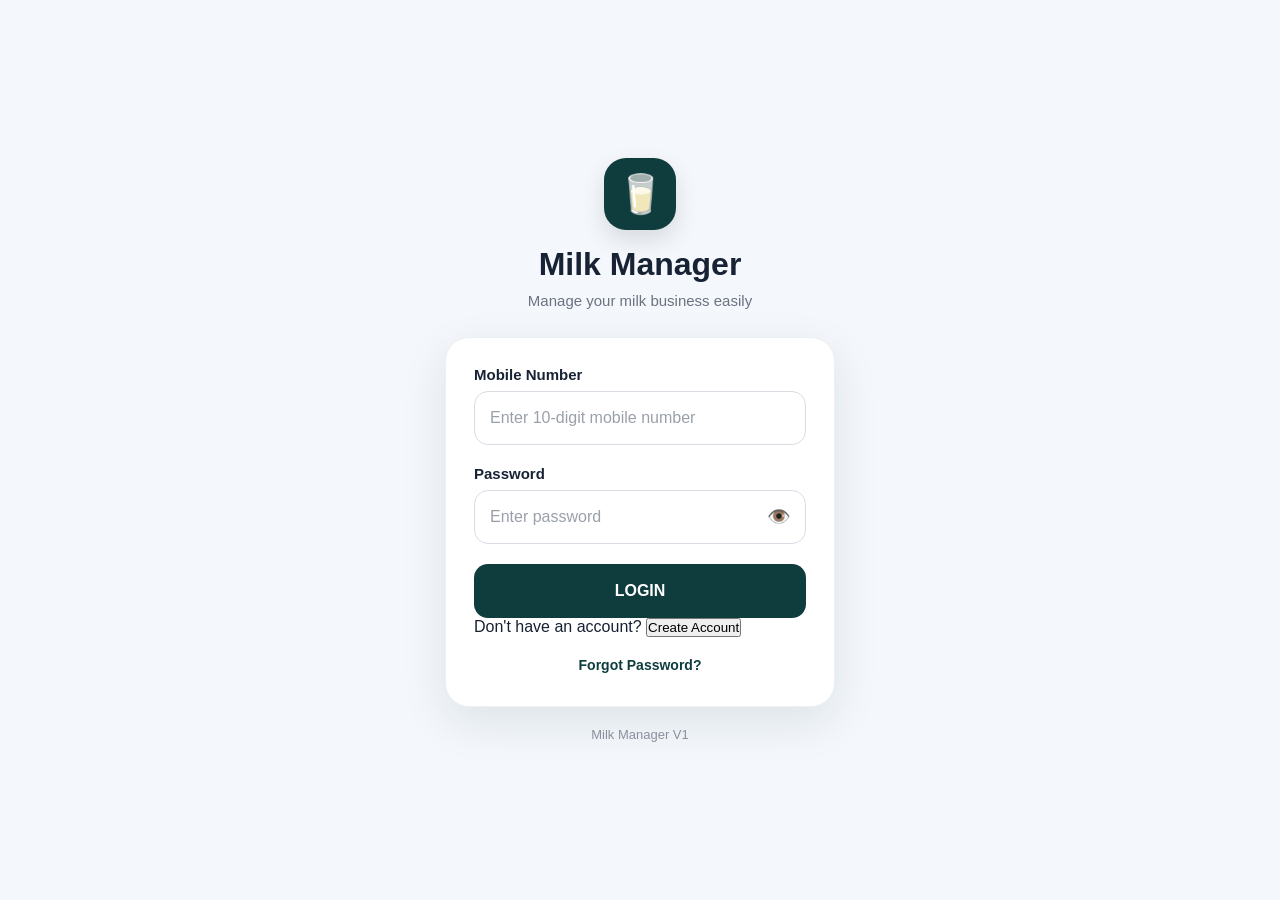
<file: index.html>
<!DOCTYPE html>
<html lang="en">

<head>

    <meta charset="UTF-8">

    <meta
        name="viewport"
        content="width=device-width, initial-scale=1.0"
    >

    <meta
        name="theme-color"
        content="#0f3d3e"
    >

    <title>Milk Manager - Login</title>

    <link
        rel="stylesheet"
        href="style.css"
    >

</head>


<body class="login-page">


<div class="login-wrapper">


    <!-- LOGIN HEADER -->

    <div class="login-brand">

        <div class="login-logo">
            🥛
        </div>

        <h1>
            Milk Manager
        </h1>

        <p>
            Manage your milk business easily
        </p>

    </div>


    <!-- LOGIN CARD -->

    <div class="login-card">


        <form id="loginForm">


            <!-- MOBILE NUMBER -->

            <div class="form-group">

                <label for="mobile">
                    Mobile Number
                </label>

                <input
                    type="tel"
                    id="mobile"
                    name="mobile"
                    placeholder="Enter 10-digit mobile number"
                    maxlength="10"
                    inputmode="numeric"
                    autocomplete="username"
                    required
                >

            </div>


            <!-- PASSWORD -->

            <div class="form-group">

                <label for="password">
                    Password
                </label>


                <div class="password-box">

                    <input
                        type="password"
                        id="password"
                        name="password"
                        placeholder="Enter password"
                        autocomplete="current-password"
                        required
                    >


                    <button
                        type="button"
                        id="togglePassword"
                        class="password-toggle"
                    >
                        👁️
                    </button>

                </div>

            </div>


            <!-- LOGIN BUTTON -->

            <button
                type="submit"
                class="login-submit"
            >
                LOGIN
            </button>
            <!-- CREATE ACCOUNT -->

<div class="create-account-link">

    <span>Don't have an account?</span>

    <button
        type="button"
        onclick="goTo('create-account.html')"
    >
        Create Account
    </button>

</div>


            <!-- FORGOT PASSWORD -->

            <button
                type="button"
                id="forgotPassword"
                class="forgot-password"
            >
                Forgot Password?
            </button>


        </form>


    </div>


    <div class="login-footer">
        Milk Manager V1
    </div>


</div>


<script src="app.js"></script>

</body>

</html>
</file>
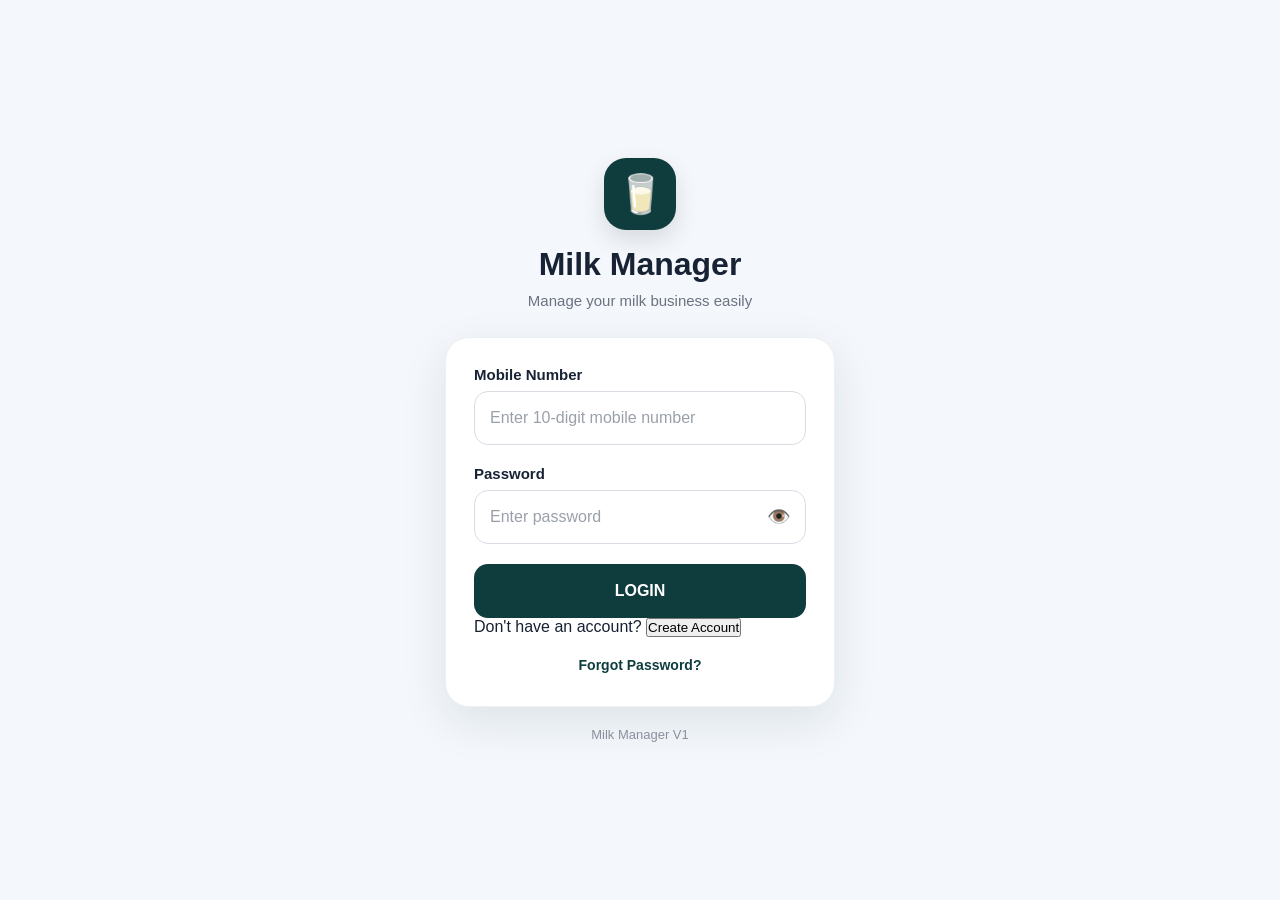
<file: bills.html>
<!DOCTYPE html>
<html lang="en">

<head>

    <meta charset="UTF-8">

    <meta
        name="viewport"
        content="width=device-width, initial-scale=1.0"
    >

    <title>Milk Manager - Bills</title>
    <script src="auth.js"></script>

    <link
        rel="stylesheet"
        href="style.css"
    >

</head>


<body>

<div class="page-container">


    <!-- HEADER -->

    <div class="page-header">

        <div>

            <h1>🧾 Bills</h1>

            <p>
                Detailed customer billing
            </p>

        </div>

        <button
            class="primary-btn"
            id="generateAllBillsBtn"
        >
            Generate Bills
        </button>

    </div>


    <!-- MONTH -->

    <div class="bill-period">

        <label>
            Billing Month
        </label>

        <input
            type="month"
            id="billMonth"
        >

    </div>


    <!-- SUMMARY -->

    <div class="bill-summary">


        <div class="bill-summary-card">

            <span>
                Total Milk
            </span>

            <strong id="totalMilk">
                0 L
            </strong>

        </div>


        <div class="bill-summary-card">

            <span>
                Milk Amount
            </span>

            <strong id="totalMilkAmount">
                ₹0
            </strong>

        </div>


        <div class="bill-summary-card">

            <span>
                Products
            </span>

            <strong id="totalProductsAmount">
                ₹0
            </strong>

        </div>


        <div class="bill-summary-card">

            <span>
                Grand Total
            </span>

            <strong id="totalGrandAmount">
                ₹0
            </strong>

        </div>


        <div class="bill-summary-card">

            <span>
                Paid
            </span>

            <strong id="totalPaid">
                ₹0
            </strong>

        </div>


        <div class="bill-summary-card">

            <span>
                Outstanding
            </span>

            <strong id="totalOutstanding">
                ₹0
            </strong>

        </div>

    </div>


    <!-- SEARCH -->

    <div class="search-box">

        <input
            type="text"
            id="billSearch"
            placeholder="🔍 Search customer..."
        >

    </div>


    <!-- CUSTOMER BILL LIST -->

    <div class="section-title">

        <h2>
            Customer Bills
        </h2>

        <span id="billCustomerCount">
            0 Customers
        </span>

    </div>


    <div
        id="billList"
        class="bill-list"
    ></div>


</div>


<!-- =====================================================
     BILL MODAL
===================================================== -->

<div
    id="billModal"
    class="modal"
>

    <div class="modal-content bill-modal-content">


        <div class="modal-header">

            <div>

                <h2>
                    Customer Bill
                </h2>

                <p id="billModalSubtitle">
                    Detailed bill
                </p>

            </div>


            <button
                class="close-btn"
                id="closeBillModal"
            >
                ×
            </button>

        </div>


        <div
            id="billDetails"
            class="bill-details"
        ></div>


        <div class="form-actions">

            <button
                class="secondary-btn"
                id="closeBillBtn"
            >
                Close
            </button>

            <button
                class="primary-btn"
                id="printBillBtn"
            >
                🖨️ Print Bill
            </button>

        </div>


    </div>

</div>


<script src="bills.js"></script>

</body>

</html>
</file>
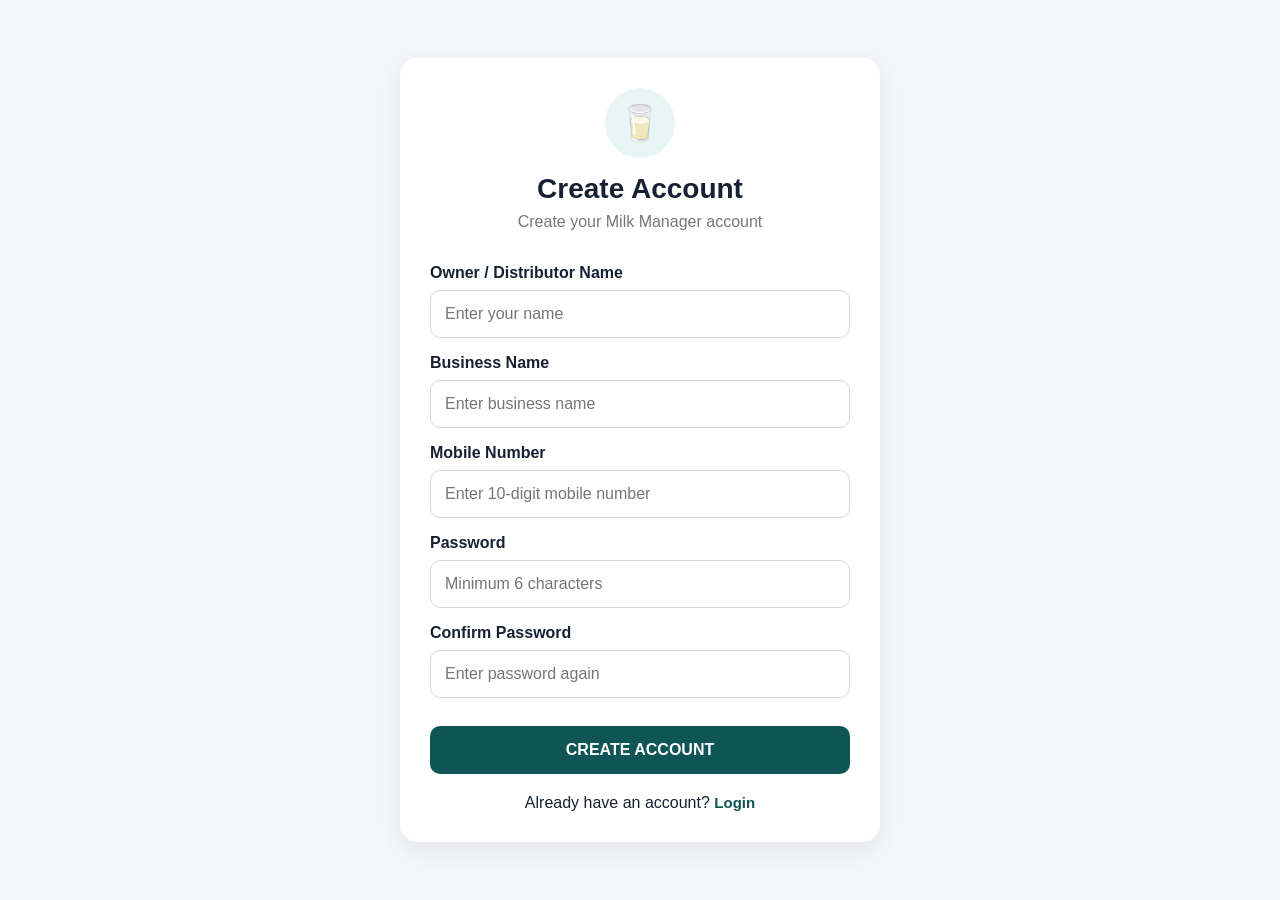
<file: create-account.html>
<!DOCTYPE html>
<html lang="en">

<head>

    <meta charset="UTF-8">

    <meta name="viewport"
          content="width=device-width, initial-scale=1.0">

    <title>Create Account - Milk Manager</title>

    <link rel="stylesheet" href="style.css">

    <style>

        /* =========================================
           CREATE ACCOUNT PAGE
        ========================================= */

        .create-account-page {
            min-height: 100vh;
            display: flex;
            justify-content: center;
            align-items: center;
            padding: 25px;
        }

        .create-account-box {
            width: 100%;
            max-width: 480px;
            padding: 30px;
            background: white;
            border-radius: 18px;
            box-shadow: 0 8px 30px rgba(0,0,0,0.08);
        }

        .create-account-header {
            text-align: center;
            margin-bottom: 25px;
        }

        .create-account-icon {
            width: 70px;
            height: 70px;
            margin: 0 auto 15px;
            border-radius: 50%;
            display: flex;
            align-items: center;
            justify-content: center;
            background: #e8f5f5;
            font-size: 35px;
        }

        .create-account-header h1 {
            margin: 0;
            font-size: 28px;
        }

        .create-account-header p {
            margin-top: 8px;
            color: #777;
        }

        .create-account-form {
            display: flex;
            flex-direction: column;
            gap: 8px;
        }

        .create-account-form label {
            font-weight: 600;
            margin-top: 8px;
        }

        .create-account-form input {
            width: 100%;
            box-sizing: border-box;
            padding: 14px;
            border: 1px solid #d8d8d8;
            border-radius: 10px;
            font-size: 16px;
            outline: none;
        }

        .create-account-form input:focus {
            border-color: #0f5555;
        }

        .create-account-submit {
            width: 100%;
            margin-top: 20px;
            padding: 15px;
            border: none;
            border-radius: 10px;
            background: #0f5555;
            color: white;
            font-size: 16px;
            font-weight: 700;
            cursor: pointer;
        }

        .create-account-submit:hover {
            opacity: 0.9;
        }

        .back-login {
            text-align: center;
            margin-top: 20px;
        }

        .back-login button {
            border: none;
            background: none;
            color: #0f5555;
            font-weight: 700;
            font-size: 15px;
            cursor: pointer;
        }

    </style>

</head>


<body>

<div class="create-account-page">


    <div class="create-account-box">


        <!-- HEADER -->

        <div class="create-account-header">

            <div class="create-account-icon">
                🥛
            </div>

            <h1>
                Create Account
            </h1>

            <p>
                Create your Milk Manager account
            </p>

        </div>


        <!-- FORM -->

        <form
            id="createAccountForm"
            class="create-account-form"
        >


            <label for="ownerName">
                Owner / Distributor Name
            </label>

            <input
                type="text"
                id="ownerName"
                placeholder="Enter your name"
                required
            >


            <label for="businessName">
                Business Name
            </label>

            <input
                type="text"
                id="businessName"
                placeholder="Enter business name"
                required
            >


            <label for="accountMobile">
                Mobile Number
            </label>

            <input
                type="tel"
                id="accountMobile"
                placeholder="Enter 10-digit mobile number"
                maxlength="10"
                inputmode="numeric"
                required
            >


            <label for="accountPassword">
                Password
            </label>

            <input
                type="password"
                id="accountPassword"
                placeholder="Minimum 6 characters"
                required
            >


            <label for="confirmPassword">
                Confirm Password
            </label>

            <input
                type="password"
                id="confirmPassword"
                placeholder="Enter password again"
                required
            >


            <button
                type="submit"
                class="create-account-submit"
            >
                CREATE ACCOUNT
            </button>


        </form>


        <!-- LOGIN -->

        <div class="back-login">

            <span>
                Already have an account?
            </span>

            <button
                type="button"
                onclick="goTo('index.html')"
            >
                Login
            </button>

        </div>


    </div>


</div>


<script src="app.js"></script>


</body>

</html>
</file>
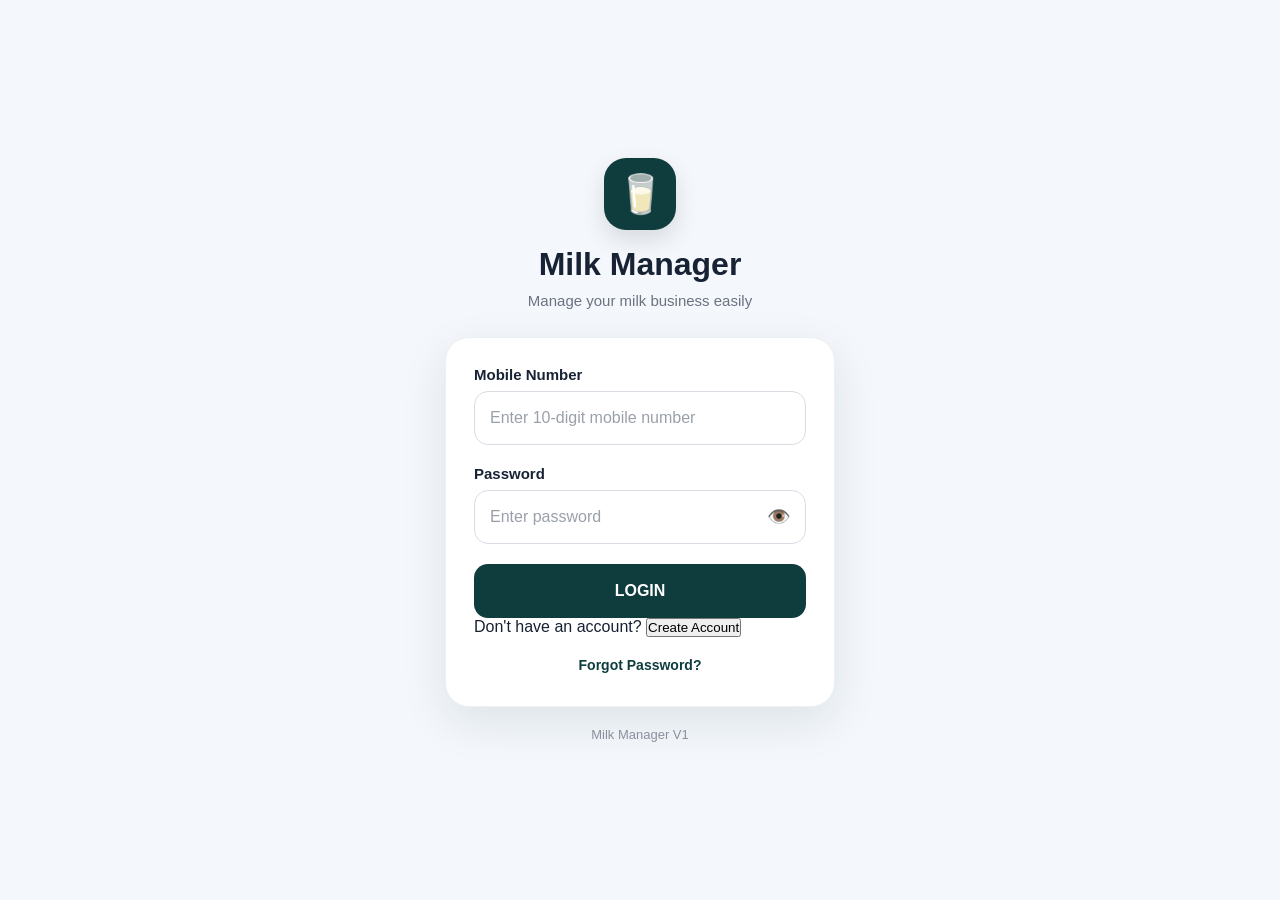
<file: customers.html>
<!DOCTYPE html>
<html lang="en">
<head>
    <meta charset="UTF-8">
    <meta name="viewport" content="width=device-width, initial-scale=1.0">

    <title>Customers - Milk Manager</title> 
    <script src="auth.js"> </script>

    <link rel="stylesheet" href="style.css">
</head>

<body>

<div class="page-container">

    <!-- HEADER -->
    <div class="page-header">

        <div>
            <h1>Customers</h1>
            <p>Manage your milk customers</p>
        </div>

        <button class="primary-btn" id="addCustomerBtn">
            + Add Customer
        </button>

    </div>


    <!-- SEARCH -->
    <div class="search-box">

        <input
            type="text"
            id="customerSearch"
            placeholder="🔍 Search customer..."
            autocomplete="off"
        >

    </div>


    <!-- CUSTOMER COUNT -->
    <div class="section-title">

        <h2>All Customers</h2>

        <span id="customerCount">0 Customers</span>

    </div>


    <!-- CUSTOMER LIST -->
    <div id="customerList" class="customer-list">

        <!-- Customers will appear here -->

    </div>

</div>


<!-- ================================================= -->
<!-- ADD CUSTOMER MODAL -->
<!-- ================================================= -->

<div id="customerModal" class="modal">

    <div class="modal-content">

        <div class="modal-header">

            <div>
                <h2>Add Customer</h2>
                <p>Enter customer details</p>
            </div>

            <button
                type="button"
                class="close-btn"
                id="closeCustomerModal"
            >
                ×
            </button>

        </div>


        <!-- FORM -->

        <form id="customerForm">

            <div class="form-group">

                <label for="customerName">
                    Customer Name
                </label>

                <input
                    type="text"
                    id="customerName"
                    placeholder="Enter customer name"
                    required
                >

            </div>


            <div class="form-group">

                <label for="customerMobile">
                    Mobile Number
                </label>

                <input
                    type="tel"
                    id="customerMobile"
                    placeholder="Enter mobile number"
                    maxlength="10"
                    required
                >

            </div>


            <div class="form-group">

                <label for="customerAddress">
                    Address
                </label>

                <input
                    type="text"
                    id="customerAddress"
                    placeholder="House No, Street / Sector"
                    required
                >

            </div>


            <div class="form-row">

                <div class="form-group">

                    <label for="milkQuantity">
                        Daily Milk
                    </label>

                    <input
                        type="number"
                        id="milkQuantity"
                        placeholder="2"
                        min="0"
                        step="0.5"
                        value="2"
                        required
                    >

                </div>


                <div class="form-group">

                    <label for="milkRate">
                        Rate / Litre
                    </label>

                    <input
                        type="number"
                        id="milkRate"
                        placeholder="60"
                        min="0"
                        value="60"
                        required
                    >

                </div>

            </div>


            <div class="form-group">

                <label for="customerStatus">
                    Status
                </label>

                <select id="customerStatus">

                    <option value="active">
                        Active
                    </option>

                    <option value="inactive">
                        Inactive
                    </option>

                </select>

            </div>


            <!-- BUTTONS -->

            <div class="form-actions">

                <button
                    type="button"
                    class="secondary-btn"
                    id="cancelCustomerBtn"
                >
                    Cancel
                </button>

                <button
                    type="submit"
                    class="primary-btn"
                >
                    Save Customer
                </button>

            </div>

        </form>

    </div>

</div>


<script src="database.js"></script>
<script src="customers.js"></script>

</body>
</html>
</file>
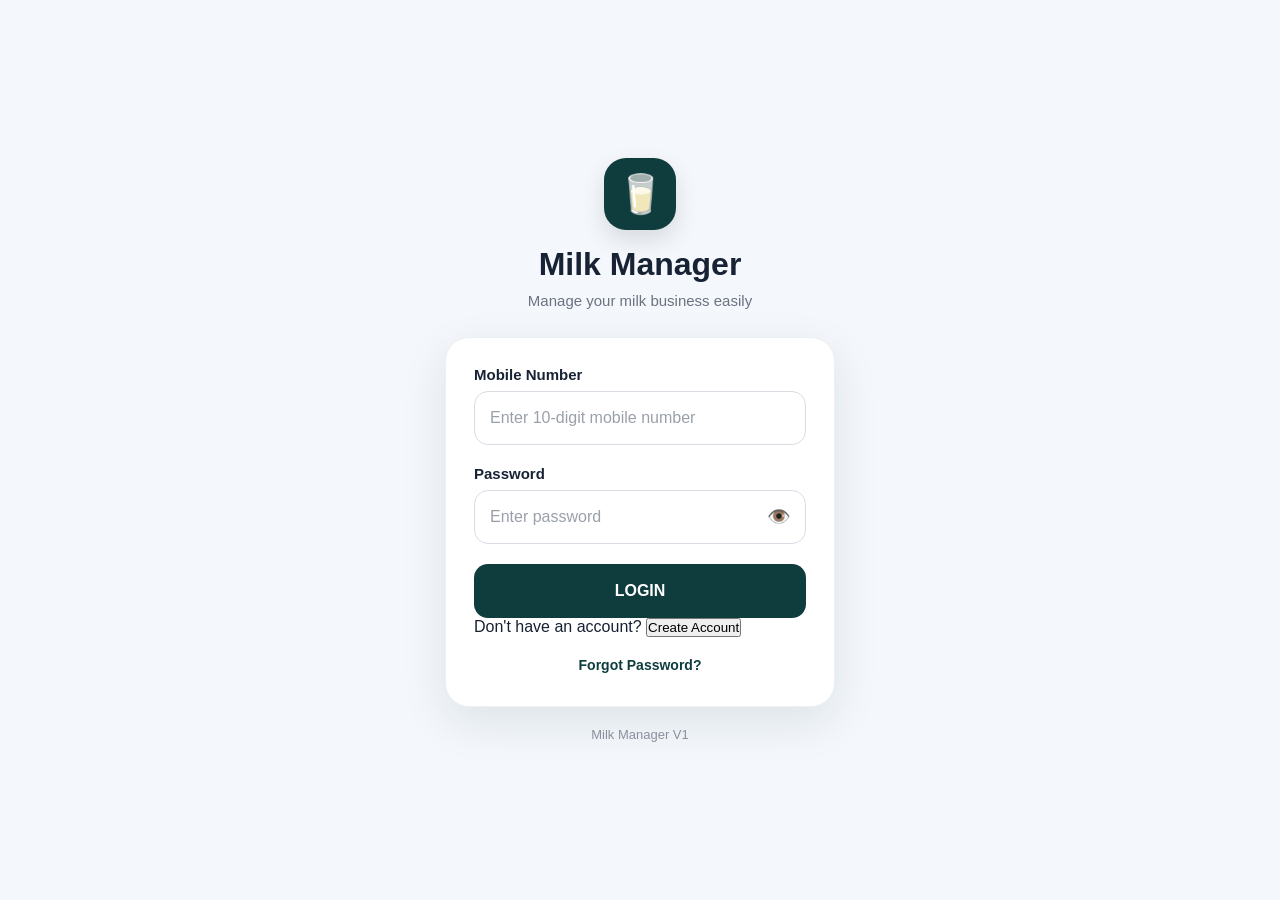
<file: delivery.html>
<!DOCTYPE html>
<html lang="en">

<head>

    <meta charset="UTF-8">

    <meta
        name="viewport"
        content="width=device-width, initial-scale=1.0"
    >

    <title>Milk Manager - Delivery</title>
    <script src="auth.js"></script>

    <link
        rel="stylesheet"
        href="style.css"
    >

</head>


<body>

<div class="page-container delivery-page">


    <!-- HEADER -->

    <div class="page-header">

        <div>

            <h1>🥛 Today's Delivery</h1>

            <p id="deliveryDate"></p>

        </div>

    </div>


    <!-- PROGRESS -->

    <div class="delivery-progress-box">

        <div class="delivery-progress-top">

            <strong id="deliveryProgressText">
                0 / 0
            </strong>

            <span id="deliveryPercent">
                0%
            </span>

        </div>


        <div class="delivery-progress">

            <div
                id="deliveryProgressBar"
                class="delivery-progress-bar"
            ></div>

        </div>

    </div>


    <!-- CUSTOMER CARD -->

    <div
        id="customerArea"
        class="delivery-customer-area"
    >


        <div class="delivery-customer-card">


            <div class="delivery-customer-header">

                <div
                    id="customerAvatar"
                    class="delivery-avatar"
                >
                    RK
                </div>


                <div>

                    <h2 id="customerName">
                        Customer Name
                    </h2>

                    <p id="customerPhone">
                        📞 -
                    </p>

                </div>

            </div>


            <div class="delivery-address">

                📍

                <span id="customerAddress">
                    Customer Address
                </span>

            </div>


            <!-- MILK -->

            <div class="delivery-product-box">

                <div>

                    <span class="delivery-product-title">
                        🥛 Milk
                    </span>

                    <small>
                        Today's quantity
                    </small>

                </div>


                <div class="quantity-control">

                    <button
                        id="milkMinus"
                        type="button"
                    >
                        −
                    </button>


                    <input
                        type="number"
                        id="milkQuantity"
                        min="0"
                        step="0.5"
                        value="0"
                    >


                    <span>
                        L
                    </span>


                    <button
                        id="milkPlus"
                        type="button"
                    >
                        +
                    </button>

                </div>

            </div>


            <!-- EXTRA PRODUCTS -->

            <div class="delivery-extra-products">

                <h3>
                    Extra Products
                </h3>


                <div class="extra-product-row">

                    <label>
                        🧀 Paneer
                    </label>

                    <div class="small-quantity">

                        <button
                            type="button"
                            id="paneerMinus"
                        >
                            −
                        </button>

                        <input
                            type="number"
                            id="paneerQuantity"
                            min="0"
                            step="0.5"
                            value="0"
                        >

                        <span>
                            kg
                        </span>

                        <button
                            type="button"
                            id="paneerPlus"
                        >
                            +
                        </button>

                    </div>

                </div>


                <div class="extra-product-row">

                    <label>
                        🥣 Curd
                    </label>

                    <div class="small-quantity">

                        <button
                            type="button"
                            id="curdMinus"
                        >
                            −
                        </button>

                        <input
                            type="number"
                            id="curdQuantity"
                            min="0"
                            step="0.5"
                            value="0"
                        >

                        <span>
                            kg
                        </span>

                        <button
                            type="button"
                            id="curdPlus"
                        >
                            +
                        </button>

                    </div>

                </div>


                <div class="extra-product-row">

                    <label>
                        🧈 Ghee
                    </label>

                    <div class="small-quantity">

                        <button
                            type="button"
                            id="gheeMinus"
                        >
                            −
                        </button>

                        <input
                            type="number"
                            id="gheeQuantity"
                            min="0"
                            step="0.5"
                            value="0"
                        >

                        <span>
                            kg
                        </span>

                        <button
                            type="button"
                            id="gheePlus"
                        >
                            +
                        </button>

                    </div>

                </div>

            </div>


            <!-- ACTIONS -->

            <div class="delivery-actions">

                <button
                    id="notDeliveredBtn"
                    class="delivery-skip-btn"
                    type="button"
                >
                    ✕ Not Delivered
                </button>


                <button
                    id="deliveredBtn"
                    class="delivery-done-btn"
                    type="button"
                >
                    ✓ Mark Delivered
                </button>

            </div>


            <!-- PREVIOUS -->

            <button
                id="previousBtn"
                class="delivery-previous-btn"
                type="button"
            >
                ← Previous Customer
            </button>


        </div>

    </div>


    <!-- COMPLETED -->

    <div
        id="completionArea"
        class="delivery-complete"
        style="display:none;"
    >

        <div class="completion-icon">
            🎉
        </div>

        <h2>
            Today's Delivery Completed
        </h2>

        <p>
            All customers have been processed.
        </p>

        <div
            id="completionStats"
            class="completion-stats"
        >
            0 / 0 Customers
        </div>


        <div class="completion-actions">

            <button
                id="backToHomeBtn"
                class="primary-btn"
                type="button"
            >
                🏠 Back to Home
            </button>


            <button
                id="viewReportBtn"
                class="secondary-btn"
                type="button"
            >
                📊 View Report
            </button>

        </div>

    </div>


</div>


<script src="database.js"></script>
<script src="delivery.js"></script>

</body>

</html>
</file>
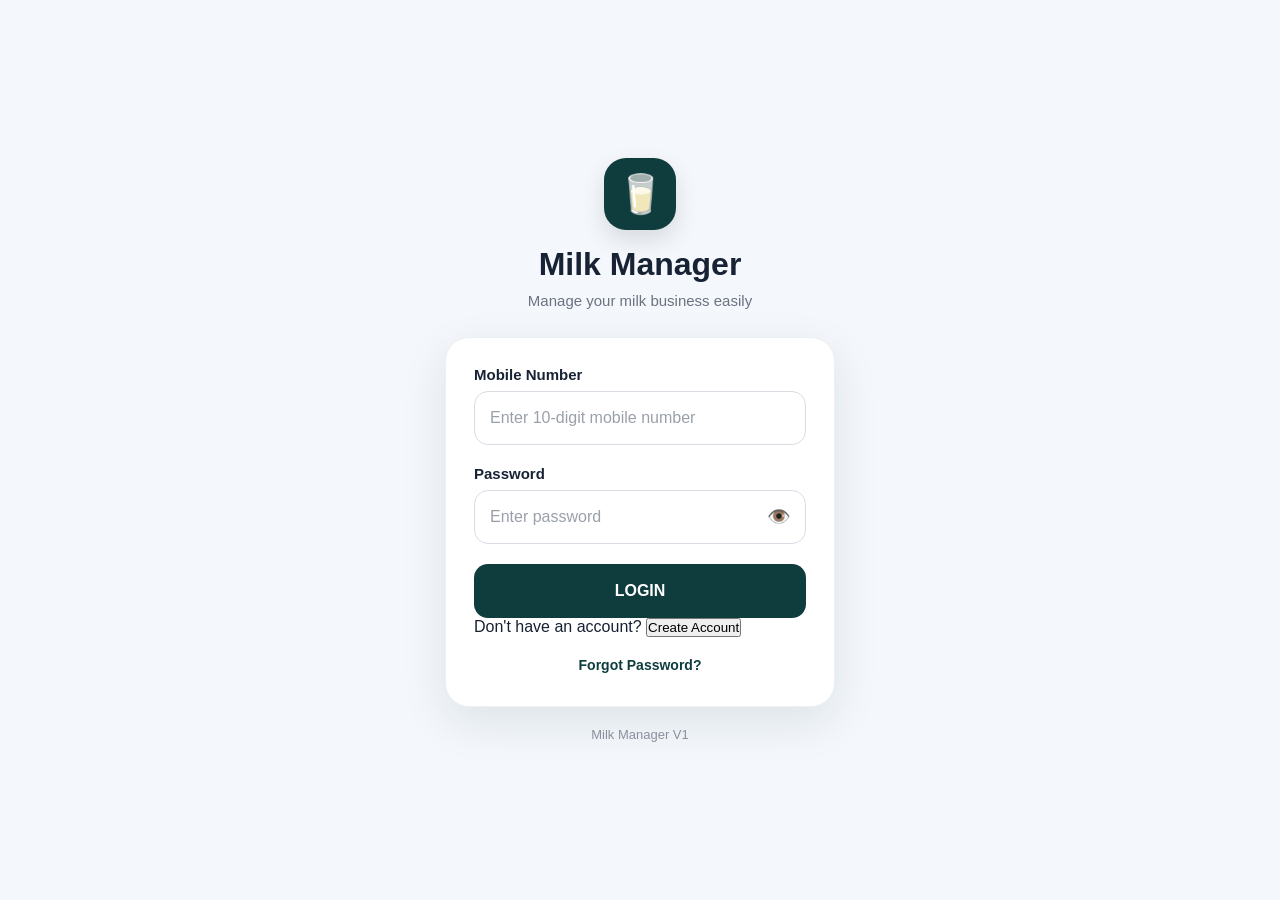
<file: history.html>
<!DOCTYPE html>
<html lang="en">

<head>

    <meta charset="UTF-8">

    <meta
        name="viewport"
        content="width=device-width, initial-scale=1.0"
    >

    <title>History - Milk Manager</title>
    <script src="auth.js"></script>

    <link rel="stylesheet" href="style.css">

</head>

<body>

<div class="app">


<header class="simple-header">

    <div>

        <h1>
            Customer History
        </h1>

        <p>
            Delivery records
        </p>

    </div>

</header>


<main class="main-content">


<div class="history-card">

    <div class="history-date">

        <strong>
            27 AUG
        </strong>

        <span>
            Thursday
        </span>

    </div>

    <div>

        <strong>
            Rajesh Kumar
        </strong>

        <small>
            🥛 2 L delivered
        </small>

        <span class="history-status">
            ✓ Delivered
        </span>

    </div>

</div>



<div class="history-card">

    <div class="history-date">

        <strong>
            26 AUG
        </strong>

        <span>
            Wednesday
        </span>

    </div>

    <div>

        <strong>
            Rajesh Kumar
        </strong>

        <small>
            🥛 2 L delivered
        </small>

        <span class="history-status">
            ✓ Delivered
        </span>

    </div>

</div>



<div class="history-card">

    <div class="history-date">

        <strong>
            25 AUG
        </strong>

        <span>
            Tuesday
        </span>

    </div>

    <div>

        <strong>
            Rajesh Kumar
        </strong>

        <small>
            🥛 2 L delivered
        </small>

        <span class="history-status">
            ✓ Delivered
        </span>

    </div>

</div>

</main>


<nav class="bottom-nav">

    <button class="nav-item" onclick="goTo('home.html')">
        <span>🏠</span>
        <small>Home</small>
    </button>

    <button class="nav-item" onclick="goTo('customers.html')">
        <span>👥</span>
        <small>Customers</small>
    </button>

    <button class="nav-item" onclick="goTo('reports.html')">
        <span>🥛</span>
        <small>Report</small>
    </button>

    <button class="nav-item" onclick="goTo('bills.html')">
        <span>🧾</span>
        <small>Bills</small>
    </button>

    <button class="nav-item" onclick="goTo('settings.html')">
        <span>⚙️</span>
        <small>More</small>
    </button>

</nav>

</div>


<script src="app.js"></script>

</body>

</html>
</file>
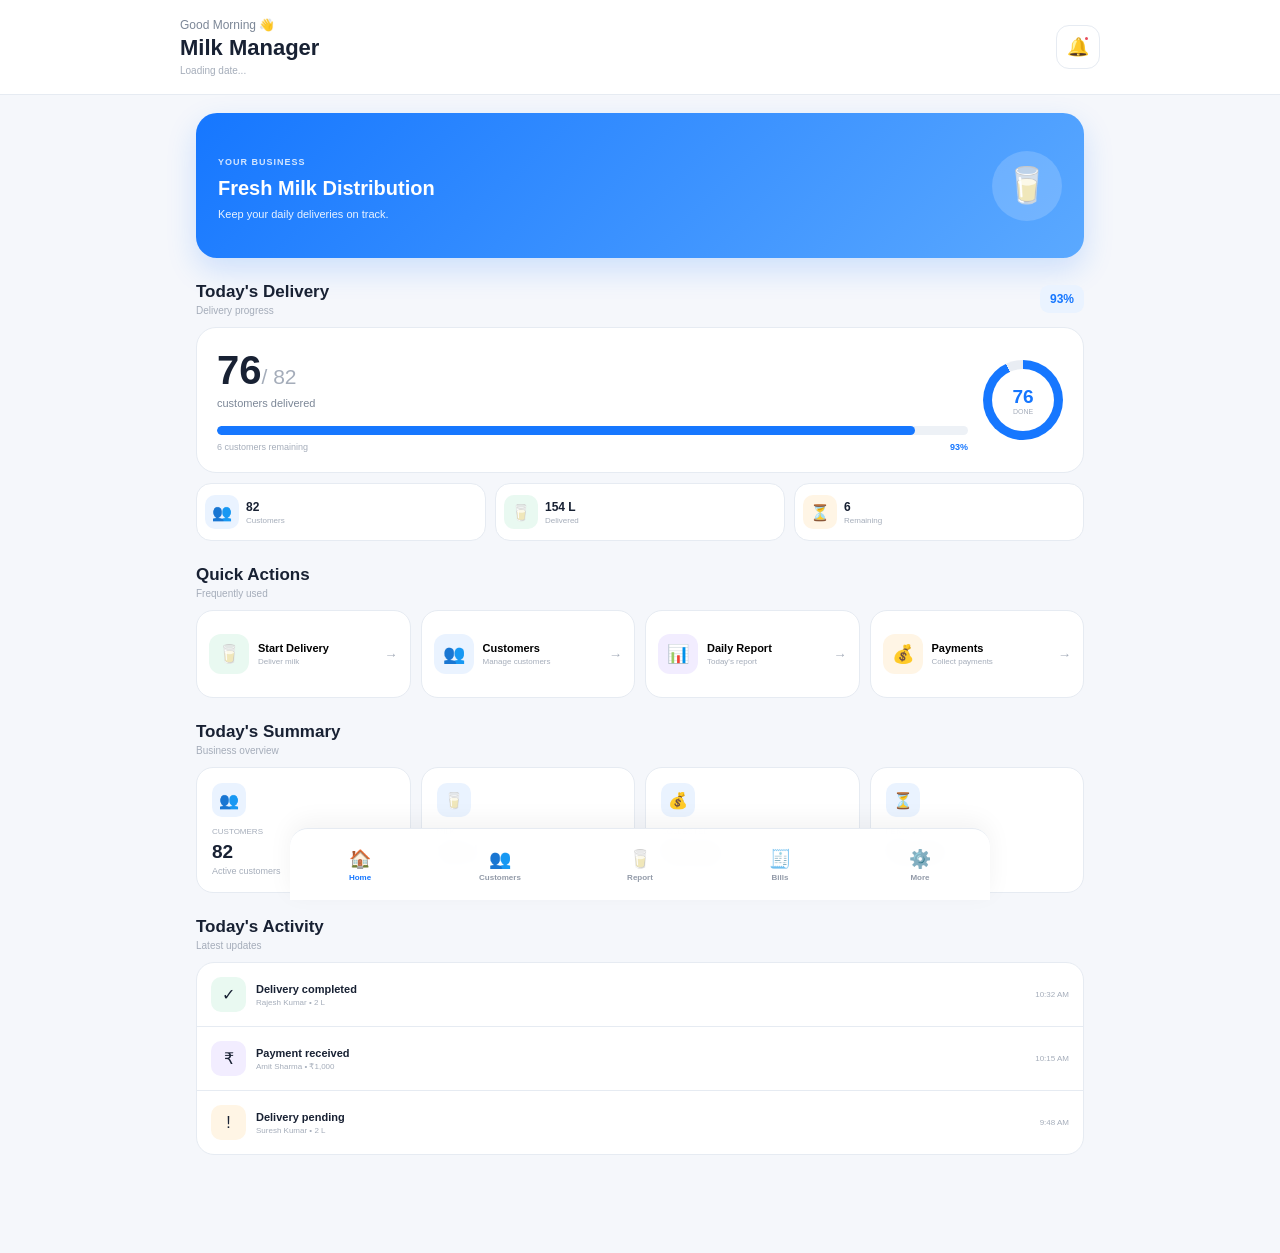
<file: home.html>
<!DOCTYPE html>
<html lang="en">

<head>

    <meta charset="UTF-8">

    <meta
        name="viewport"
        content="width=device-width, initial-scale=1.0"
    >

    <meta
        name="theme-color"
        content="#1677ff"
    >

    <title>Milk Manager - Home</title> 
    
    <script src="app.js"></script>

    <link rel="stylesheet" href="style.css">

</head>

<body>

<div class="app">


    <!-- HEADER -->

    <header class="top-header">

        <div>

            <p id="greeting">
                Good Morning 👋
            </p>

            <h1>
                Milk Manager
            </h1>

            <small id="currentDate">
                Loading date...
            </small>

        </div>


        <button
            class="notification-btn"
            id="notificationBtn"
        >
            🔔
            <i></i>
        </button>

    </header>



    <!-- MAIN -->

    <main class="main-content">


        <!-- BUSINESS CARD -->

        <section class="business-card">

            <div>

                <span>
                    YOUR BUSINESS
                </span>

                <h2>
                    Fresh Milk Distribution
                </h2>

                <p>
                    Keep your daily deliveries on track.
                </p>

            </div>

            <div class="business-icon">
                🥛
            </div>

        </section>



        <!-- DELIVERY -->

        <div class="section-heading">

            <div>

                <h2>
                    Today's Delivery
                </h2>

                <p>
                    Delivery progress
                </p>

            </div>

            <strong class="percentage">
                93%
            </strong>

        </div>



        <section class="delivery-overview">

            <div class="delivery-info">

                <div class="delivery-number">

                    <strong>
                        76
                    </strong>

                    <span>
                        / 82
                    </span>

                </div>

                <p>
                    customers delivered
                </p>


                <div class="progress-bar">

                    <div
                        style="width:93%"
                    ></div>

                </div>


                <div class="progress-bottom">

                    <span>
                        6 customers remaining
                    </span>

                    <strong>
                        93%
                    </strong>

                </div>

            </div>


            <div class="progress-circle">

                <div>

                    <strong>
                        76
                    </strong>

                    <small>
                        DONE
                    </small>

                </div>

            </div>

        </section>



        <!-- MINI STATS -->

        <div class="mini-stats">


            <div class="mini-stat">

                <span class="stat-icon blue">
                    👥
                </span>

                <div>

                    <strong>
                        82
                    </strong>

                    <small>
                        Customers
                    </small>

                </div>

            </div>


            <div class="mini-stat">

                <span class="stat-icon green">
                    🥛
                </span>

                <div>

                    <strong>
                        154 L
                    </strong>

                    <small>
                        Delivered
                    </small>

                </div>

            </div>


            <div class="mini-stat">

                <span class="stat-icon orange">
                    ⏳
                </span>

                <div>

                    <strong>
                        6
                    </strong>

                    <small>
                        Remaining
                    </small>

                </div>

            </div>

        </div>



        <!-- QUICK ACTIONS -->

        <div class="section-heading">

            <div>

                <h2>
                    Quick Actions
                </h2>

                <p>
                    Frequently used
                </p>

            </div>

        </div>


        <div class="quick-grid">


            <button
                class="quick-card"
                onclick="goTo('delivery.html')"
            >

                <span class="quick-icon green">
                    🥛
                </span>

                <div>

                    <strong>
                        Start Delivery
                    </strong>

                    <small>
                        Deliver milk
                    </small>

                </div>

                <b>→</b>

            </button>



            <button
                class="quick-card"
                onclick="goTo('customers.html')"
            >

                <span class="quick-icon blue">
                    👥
                </span>

                <div>

                    <strong>
                        Customers
                    </strong>

                    <small>
                        Manage customers
                    </small>

                </div>

                <b>→</b>

            </button>



            <button
                class="quick-card"
                onclick="goTo('reports.html')"
            >

                <span class="quick-icon purple">
                    📊
                </span>

                <div>

                    <strong>
                        Daily Report
                    </strong>

                    <small>
                        Today's report
                    </small>

                </div>

                <b>→</b>

            </button>



            <button
                class="quick-card"
                onclick="goTo('payments.html')"
            >

                <span class="quick-icon orange">
                    💰
                </span>

                <div>

                    <strong>
                        Payments
                    </strong>

                    <small>
                        Collect payments
                    </small>

                </div>

                <b>→</b>

            </button>

        </div>



        <!-- SUMMARY -->

        <div class="section-heading">

            <div>

                <h2>
                    Today's Summary
                </h2>

                <p>
                    Business overview
                </p>

            </div>

        </div>


        <div class="summary-grid">


            <div class="summary-card">

                <span>
                    👥
                </span>

                <small>
                    CUSTOMERS
                </small>

                <strong>
                    82
                </strong>

                <p>
                    Active customers
                </p>

            </div>



            <div class="summary-card">

                <span>
                    🥛
                </span>

                <small>
                    MILK
                </small>

                <strong>
                    154 L
                </strong>

                <p>
                    Delivered today
                </p>

            </div>



            <div class="summary-card">

                <span>
                    💰
                </span>

                <small>
                    COLLECTED
                </small>

                <strong>
                    ₹8,450
                </strong>

                <p>
                    Today's collection
                </p>

            </div>



            <div class="summary-card">

                <span>
                    ⏳
                </span>

                <small>
                    PENDING
                </small>

                <strong>
                    ₹2,300
                </strong>

                <p>
                    Outstanding
                </p>

            </div>

        </div>



        <!-- ACTIVITY -->

        <div class="section-heading">

            <div>

                <h2>
                    Today's Activity
                </h2>

                <p>
                    Latest updates
                </p>

            </div>

        </div>


        <div class="activity-card">


            <div class="activity">

                <span class="activity-icon green">
                    ✓
                </span>

                <div>

                    <strong>
                        Delivery completed
                    </strong>

                    <small>
                        Rajesh Kumar • 2 L
                    </small>

                </div>

                <time>
                    10:32 AM
                </time>

            </div>



            <div class="activity">

                <span class="activity-icon purple">
                    ₹
                </span>

                <div>

                    <strong>
                        Payment received
                    </strong>

                    <small>
                        Amit Sharma • ₹1,000
                    </small>

                </div>

                <time>
                    10:15 AM
                </time>

            </div>



            <div class="activity">

                <span class="activity-icon orange">
                    !
                </span>

                <div>

                    <strong>
                        Delivery pending
                    </strong>

                    <small>
                        Suresh Kumar • 2 L
                    </small>

                </div>

                <time>
                    9:48 AM
                </time>

            </div>

        </div>

    </main>



    <!-- BOTTOM NAV -->

    <nav class="bottom-nav">

        <button
            class="nav-item active"
            onclick="goTo('home.html')"
        >
            <span>🏠</span>
            <small>Home</small>
        </button>


        <button
            class="nav-item"
            onclick="goTo('customers.html')"
        >
            <span>👥</span>
            <small>Customers</small>
        </button>


        <button
            class="nav-item"
            onclick="goTo('reports.html')"
        >
            <span>🥛</span>
            <small>Report</small>
        </button>


        <button
            class="nav-item"
            onclick="goTo('bills.html')"
        >
            <span>🧾</span>
            <small>Bills</small>
        </button>


        <button
            class="nav-item"
            onclick="goTo('settings.html')"
        >
            <span>⚙️</span>
            <small>More</small>
        </button>

    </nav>

</div>


<script src="app.js"></script>
<script src="history.js"></script>
</body>

</html>
</file>
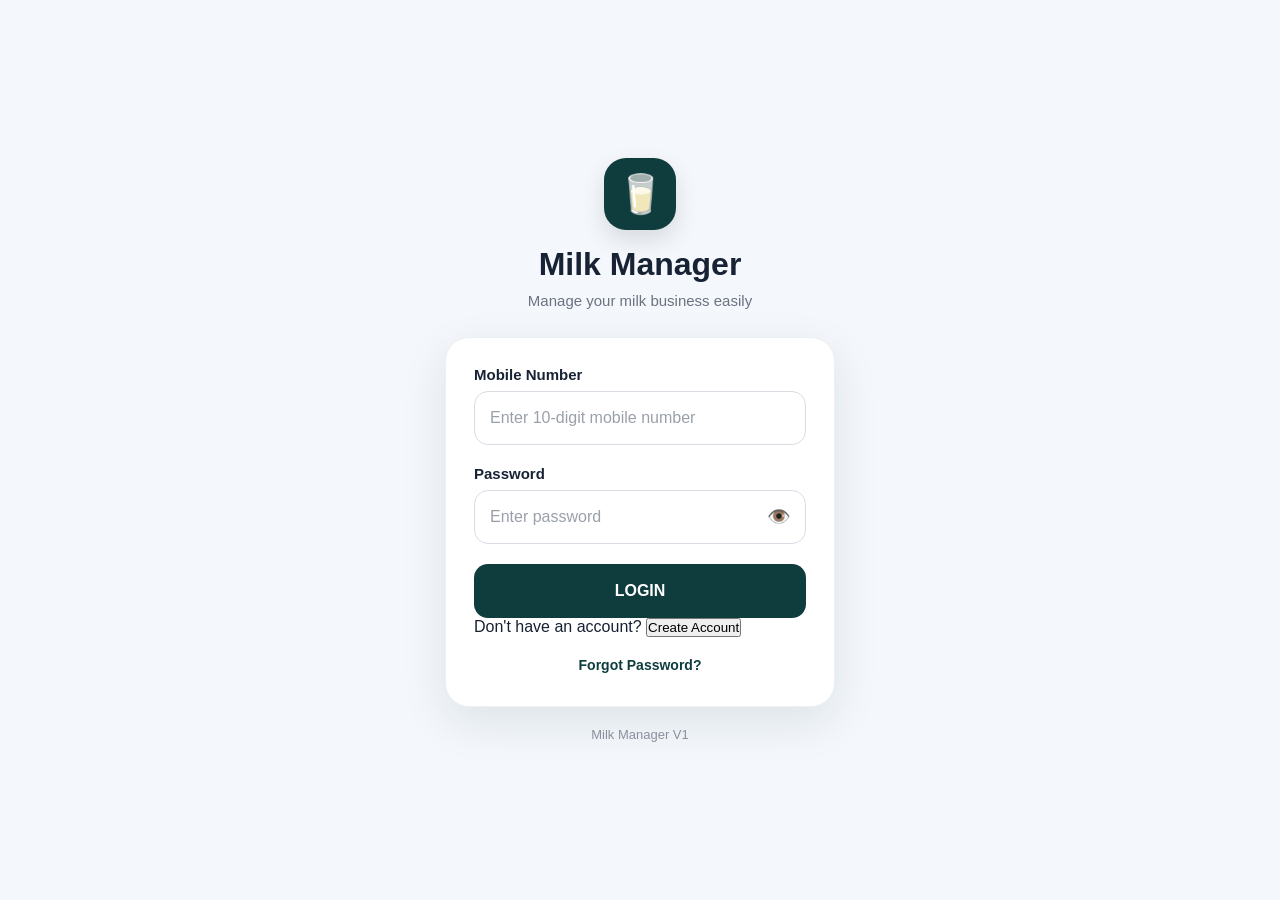
<file: payments.html>
<!DOCTYPE html>
<html lang="en">
<head>
    <meta charset="UTF-8">
    <meta
        name="viewport"
        content="width=device-width, initial-scale=1.0"
    >

    <title>Payments - Milk Manager</title>
    <script src="auth.js"></script>

    <link rel="stylesheet" href="style.css">
</head>

<body>

<div class="page-container">

    <!-- HEADER -->
    <div class="page-header">

        <div>
            <h1>Payments</h1>
            <p>Manage customer payments</p>
        </div>

        <button
            class="primary-btn"
            id="collectPaymentBtn"
        >
            + Collect Payment
        </button>

    </div>


    <!-- SUMMARY -->
    <div class="payment-summary">

        <div class="payment-summary-card">

            <span>Total Outstanding</span>

            <strong id="totalOutstanding">
                ₹0
            </strong>

        </div>


        <div class="payment-summary-card">

            <span>Collected Today</span>

            <strong id="todayCollected">
                ₹0
            </strong>

        </div>

    </div>


    <!-- SEARCH -->
    <div class="search-box">

        <input
            type="text"
            id="paymentSearch"
            placeholder="🔍 Search customer..."
            autocomplete="off"
        >

    </div>


    <!-- TITLE -->
    <div class="section-title">

        <h2>Customer Payments</h2>

        <span id="paymentCustomerCount">
            0 Customers
        </span>

    </div>


    <!-- CUSTOMER PAYMENT LIST -->
    <div
        id="paymentCustomerList"
        class="payment-customer-list"
    >
    </div>

</div>


<!-- =====================================================
     PAYMENT MODAL
===================================================== -->

<div
    id="paymentModal"
    class="modal"
>

    <div class="modal-content">

        <!-- MODAL HEADER -->

        <div class="modal-header">

            <div>

                <h2>Collect Payment</h2>

                <p>
                    Record customer payment
                </p>

            </div>

            <button
                type="button"
                class="close-btn"
                id="closePaymentModal"
            >
                ×
            </button>

        </div>


        <!-- PAYMENT FORM -->

        <form id="paymentForm">

            <!-- CUSTOMER -->

            <div class="form-group">

                <label for="paymentCustomer">
                    Customer
                </label>

                <select
                    id="paymentCustomer"
                    required
                >

                    <option value="">
                        Select customer
                    </option>

                </select>

            </div>


            <!-- CURRENT OUTSTANDING -->

            <div
                id="customerOutstandingBox"
                class="customer-outstanding-box"
            >

                <span>
                    Current Outstanding
                </span>

                <strong id="customerOutstanding">
                    ₹0
                </strong>

            </div>


            <!-- AMOUNT -->

            <div class="form-group">

                <label for="paymentAmount">
                    Payment Amount
                </label>

                <input
                    type="number"
                    id="paymentAmount"
                    placeholder="Enter amount"
                    min="1"
                    step="1"
                    required
                >

            </div>


            <!-- PAYMENT MODE -->

            <div class="form-group">

                <label for="paymentMode">
                    Payment Mode
                </label>

                <select
                    id="paymentMode"
                    required
                >

                    <option value="">
                        Select payment mode
                    </option>

                    <option value="Cash">
                        💵 Cash
                    </option>

                    <option value="UPI">
                        📱 UPI
                    </option>

                    <option value="Bank">
                        🏦 Bank Transfer
                    </option>

                    <option value="Other">
                        💳 Other
                    </option>

                </select>

            </div>


            <!-- NOTE -->

            <div class="form-group">

                <label for="paymentNote">
                    Note (Optional)
                </label>

                <input
                    type="text"
                    id="paymentNote"
                    placeholder="Payment note"
                >

            </div>


            <!-- ACTIONS -->

            <div class="form-actions">

                <button
                    type="button"
                    class="secondary-btn"
                    id="cancelPaymentBtn"
                >
                    Cancel
                </button>

                <button
                    type="submit"
                    class="primary-btn"
                >
                    Save Payment
                </button>

            </div>

        </form>

    </div>

</div>


<script src="payments.js"></script>

</body>
</html>
</file>
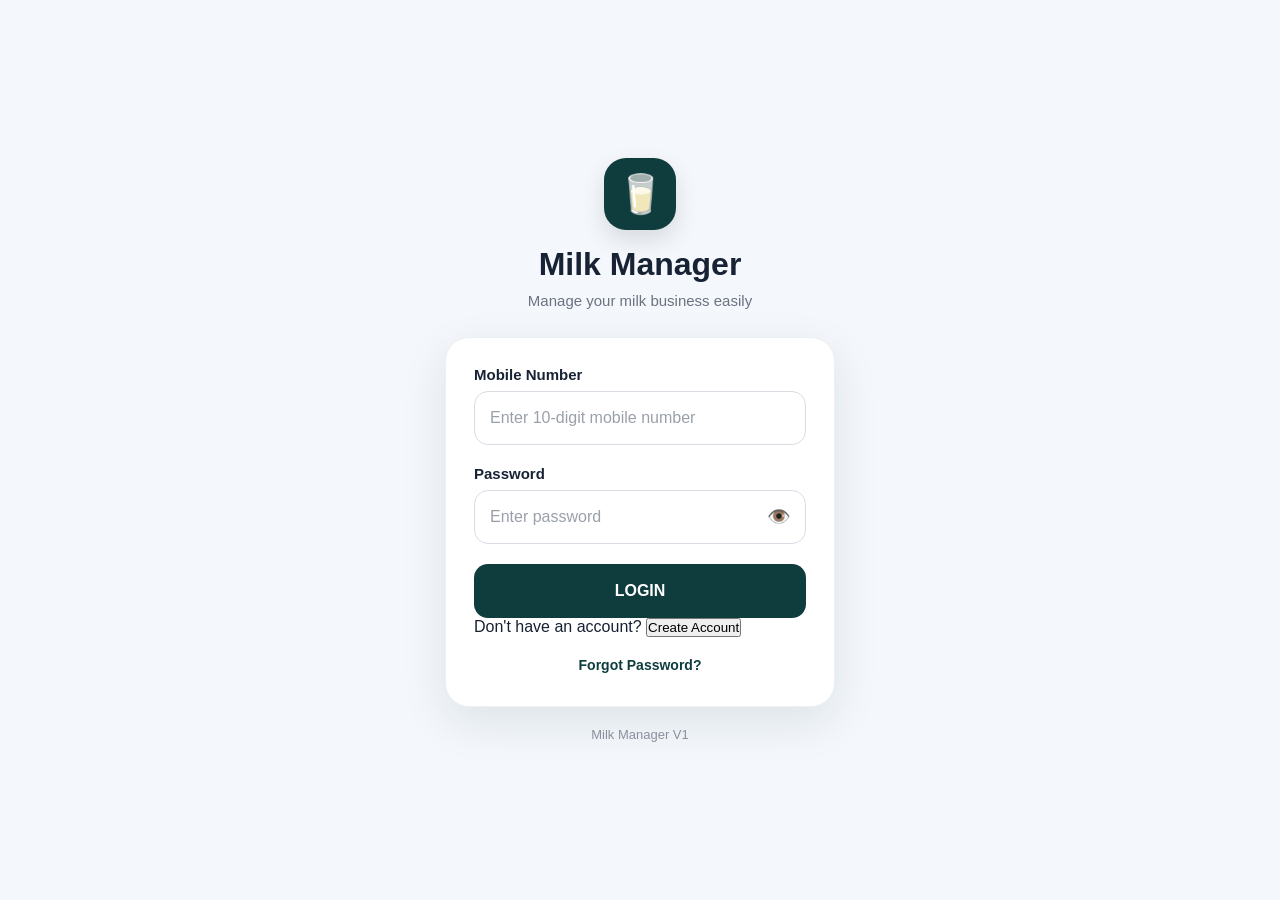
<file: reports.html>
<!DOCTYPE html>
<html lang="en">

<head>

    <meta charset="UTF-8">

    <meta
        name="viewport"
        content="width=device-width, initial-scale=1.0"
    >

    <title>Reports - Milk Manager</title>
    <script src="auth.js"></script>

    <link rel="stylesheet" href="style.css">

</head>

<body>

<div class="app">


<header class="simple-header">

    <div>

        <h1>
            Daily Report
        </h1>

        <p id="reportDate">
            Today's report
        </p>

    </div>

</header>


<main class="main-content">


<div class="report-main">

    <span>
        DELIVERY COMPLETION
    </span>

    <strong>
        93%
    </strong>

    <p>
        76 of 82 customers delivered
    </p>

</div>



<div class="report-grid">


<div>

    <span>✅</span>

    <strong>
        76
    </strong>

    <small>
        Delivered
    </small>

</div>



<div>

    <span>⏳</span>

    <strong>
        6
    </strong>

    <small>
        Remaining
    </small>

</div>



<div>

    <span>🥛</span>

    <strong>
        154 L
    </strong>

    <small>
        Milk
    </small>

</div>

</div>



<div class="report-list">

    <div>
        <span>
            Total Customers
        </span>

        <strong>
            82
        </strong>
    </div>


    <div>
        <span>
            Delivered
        </span>

        <strong>
            76
        </strong>
    </div>


    <div>
        <span>
            Pending
        </span>

        <strong>
            6
        </strong>
    </div>


    <div>
        <span>
            Milk Delivered
        </span>

        <strong>
            154 L
        </strong>
    </div>


    <div>
        <span>
            Collection
        </span>

        <strong>
            ₹8,450
        </strong>
    </div>

</div>

</main>


<nav class="bottom-nav">

    <button class="nav-item" onclick="goTo('home.html')">
        <span>🏠</span>
        <small>Home</small>
    </button>

    <button class="nav-item" onclick="goTo('customers.html')">
        <span>👥</span>
        <small>Customers</small>
    </button>

    <button class="nav-item active" onclick="goTo('reports.html')">
        <span>🥛</span>
        <small>Report</small>
    </button>

    <button class="nav-item" onclick="goTo('bills.html')">
        <span>🧾</span>
        <small>Bills</small>
    </button>

    <button class="nav-item" onclick="goTo('settings.html')">
        <span>⚙️</span>
        <small>More</small>
    </button>

</nav>

</div>


<script src="app.js"></script>
<script src="reports.js"></script>

</body>

</html>
</file>
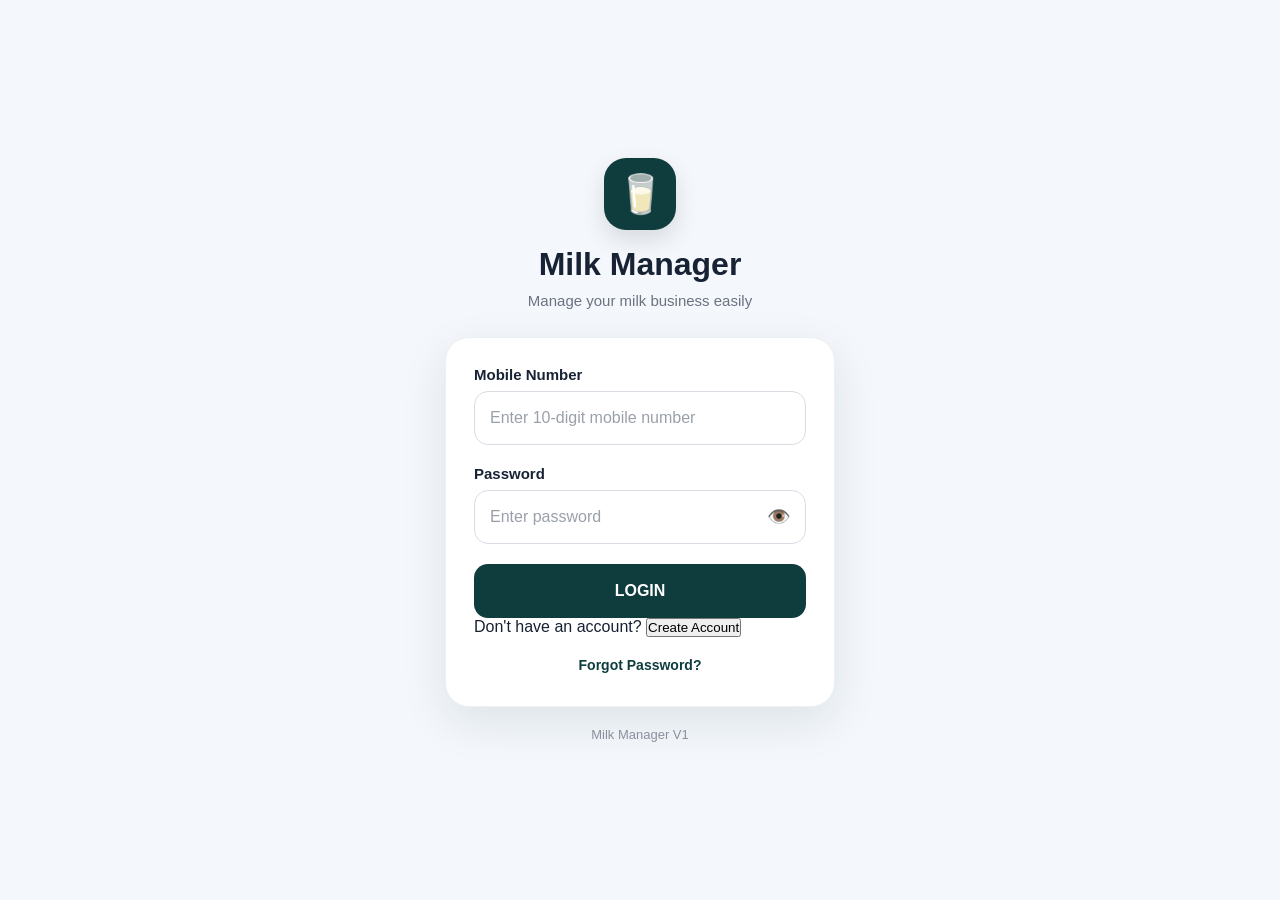
<file: settings.html>
<!DOCTYPE html>
<html lang="en">

<head>

    <meta charset="UTF-8">

    <meta
        name="viewport"
        content="width=device-width, initial-scale=1.0"
    >

    <title>Settings - Milk Manager</title>

    <script src="auth.js"></script>

    <link
        rel="stylesheet"
        href="style.css"
    >

</head>


<body>

<div class="app">


<header class="simple-header">

    <div>

        <h1>
            More
        </h1>

        <p>
            Settings & management
        </p>

    </div>

</header>


<main class="main-content">


<!-- PROFILE -->

<div class="profile-card">

    <div class="big-avatar">
        MD
    </div>

    <div>

        <strong>
            Milk Distributor
        </strong>

        <small>
            Fresh Milk Distribution
        </small>

    </div>

</div>


<!-- SETTINGS -->

<div class="settings-list">


<!-- BUSINESS -->

<button
    onclick="alert('Business profile will be added later.')"
>

    <span>
        🏢
    </span>

    <strong>
        Business Profile
    </strong>

    <b>›</b>

</button>


<!-- DELIVERY PERSONS -->

<button
    onclick="alert('Delivery persons will be added later.')"
>

    <span>
        👨‍💼
    </span>

    <strong>
        Delivery Persons
    </strong>

    <b>›</b>

</button>


<!-- RATES -->

<button
    onclick="alert('Milk rates will be added later.')"
>

    <span>
        🥛
    </span>

    <strong>
        Milk & Rates
    </strong>

    <b>›</b>

</button>


<!-- NOTIFICATIONS -->

<button
    onclick="alert('Notifications will be added later.')"
>

    <span>
        🔔
    </span>

    <strong>
        Notifications
    </strong>

    <b>›</b>

</button>


<!-- PASSWORD -->

<button
    onclick="alert('Password change will be added later.')"
>

    <span>
        🔐
    </span>

    <strong>
        Change Password
    </strong>

    <b>›</b>

</button>


<!-- =====================================================
     BACKUP
===================================================== -->

<button
    id="backupButton"
>

    <span>
        💾
    </span>

    <div style="flex:1; text-align:left;">

        <strong>
            Backup Database
        </strong>

        <small>
            Download customers, deliveries & payments
        </small>

    </div>

    <b>›</b>

</button>


<!-- =====================================================
     RESTORE
===================================================== -->

<button
    id="restoreButton"
>

    <span>
        ♻️
    </span>

    <div style="flex:1; text-align:left;">

        <strong>
            Restore Database
        </strong>

        <small>
            Restore data from a backup file
        </small>

    </div>

    <b>›</b>

</button>


<!-- HIDDEN FILE INPUT -->

<input
    type="file"
    id="restoreFile"
    accept=".json,application/json"
    style="display:none;"
>


<!-- =====================================================
     LOGOUT
===================================================== -->

<button
    id="logoutButton"
    class="logout"
>

    <span>
        🚪
    </span>

    <strong>
        Logout
    </strong>

    <b>›</b>

</button>


</div>


<!-- =====================================================
     BACKUP INFORMATION
===================================================== -->

<div
    style="
        margin-top:20px;
        padding:15px;
        border-radius:14px;
        background:#f5f7f5;
        font-size:13px;
        color:#666;
        line-height:1.5;
    "
>

    <strong>
        💡 Backup Tip
    </strong>

    <br>

    Take a backup regularly and keep the file
    somewhere safe. You can use it to restore
    your customer and delivery data later.

</div>


</main>


<!-- =====================================================
     BOTTOM NAVIGATION
===================================================== -->

<nav class="bottom-nav">


    <button
        class="nav-item"
        onclick="goTo('home.html')"
    >

        <span>
            🏠
        </span>

        <small>
            Home
        </small>

    </button>


    <button
        class="nav-item"
        onclick="goTo('customers.html')"
    >

        <span>
            👥
        </span>

        <small>
            Customers
        </small>

    </button>


    <button
        class="nav-item"
        onclick="goTo('reports.html')"
    >

        <span>
            🥛
        </span>

        <small>
            Report
        </small>

    </button>


    <button
        class="nav-item"
        onclick="goTo('bills.html')"
    >

        <span>
            🧾
        </span>

        <small>
            Bills
        </small>

    </button>


    <button
        class="nav-item active"
        onclick="goTo('settings.html')"
    >

        <span>
            ⚙️
        </span>

        <small>
            More
        </small>

    </button>


</nav>


</div>


<!-- =====================================================
     JAVASCRIPT
===================================================== -->

<script src="app.js"></script>

<script src="settings.js"></script>

<script src="backup.js"></script>


</body>

</html>
</file>
<file: style.css>
/* =========================================================
   MILK MANAGER V2
========================================================= */

* {
    margin: 0;
    padding: 0;
    box-sizing: border-box;
}


:root {

    --primary: #1677ff;
    --primary-dark: #075fd3;

    --background: #f5f7fb;

    --white: #ffffff;

    --text: #182133;
    --muted: #7c8797;
    --light: #a5adba;

    --border: #e6ebf2;

    --green: #18a66a;
    --green-bg: #e9f9f1;

    --blue-bg: #eaf3ff;

    --orange: #f39a21;
    --orange-bg: #fff5e5;

    --purple: #7956d8;
    --purple-bg: #f2edff;

    --red: #e84d5b;
}


html {
    scroll-behavior: smooth;
}


body {

    margin: 0;

    background: var(--background);

    color: var(--text);

    font-family:
        -apple-system,
        BlinkMacSystemFont,
        "Segoe UI",
        Roboto,
        Arial,
        sans-serif;
}


button,
input {

    font-family: inherit;

}


button {

    cursor: pointer;

}


.login-body {

    min-height: 100vh;

}



/* =========================================================
   LOGIN
========================================================= */

.login-screen {

    min-height: 100vh;

    display: flex;

    align-items: center;

    justify-content: center;

    padding: 20px;

    background:
        linear-gradient(
            145deg,
            #edf6ff,
            #ffffff,
            #f4f7ff
        );

}


.login-card {

    width: 100%;

    max-width: 400px;

    padding: 32px 24px;

    background: white;

    border-radius: 25px;

    box-shadow:
        0 20px 60px
        rgba(20,60,110,0.12);

}


.milk-logo {

    width: 76px;

    height: 76px;

    margin: 0 auto 18px;

    display: flex;

    align-items: center;

    justify-content: center;

    background: var(--blue-bg);

    border-radius: 50%;

    font-size: 38px;

}


.login-card h1 {

    text-align: center;

    font-size: 28px;

    margin-bottom: 7px;

}


.login-subtitle {

    text-align: center;

    color: var(--muted);

    font-size: 14px;

    margin-bottom: 30px;

}


.form-group {

    margin-bottom: 18px;

}


.form-group label {

    display: block;

    font-size: 14px;

    font-weight: 650;

    margin-bottom: 7px;

}


.input-box {

    height: 54px;

    display: flex;

    align-items: center;

    gap: 10px;

    padding: 0 14px;

    background: #fafbfd;

    border: 1px solid var(--border);

    border-radius: 14px;

}


.input-box:focus-within {

    border-color: var(--primary);

    box-shadow:
        0 0 0 3px
        rgba(22,119,255,0.08);

}


.input-box input {

    flex: 1;

    width: 100%;

    height: 100%;

    border: none;

    outline: none;

    background: transparent;

    font-size: 15px;

}


.eye-button {

    border: none;

    background: transparent;

    font-size: 18px;

}


.forgot-row {

    display: flex;

    justify-content: flex-end;

    margin-bottom: 20px;

}


.forgot-button {

    border: none;

    background: transparent;

    color: var(--primary);

    font-size: 13px;

    font-weight: 650;

}


.login-button {

    width: 100%;

    height: 54px;

    border: none;

    border-radius: 14px;

    background: var(--primary);

    color: white;

    font-size: 15px;

    font-weight: 750;

}


.login-button:active {

    transform: scale(0.98);

}


.demo-text {

    text-align: center;

    color: var(--light);

    font-size: 11px;

    margin-top: 20px;

}



/* =========================================================
   APP
========================================================= */

.app {

    min-height: 100vh;

    padding-bottom: 80px;

}


.top-header,
.simple-header {

    background: white;

    border-bottom: 1px solid var(--border);

    padding: 18px 16px;

    display: flex;

    align-items: center;

    justify-content: space-between;

}


.top-header p {

    color: var(--muted);

    font-size: 12px;

    margin-bottom: 3px;

}


.top-header h1,
.simple-header h1 {

    font-size: 22px;

}


.top-header small,
.simple-header p {

    color: var(--light);

    font-size: 10px;

    margin-top: 4px;

    display: block;

}


.notification-btn {

    position: relative;

    width: 44px;

    height: 44px;

    border: 1px solid var(--border);

    background: white;

    border-radius: 13px;

    font-size: 18px;

}


.notification-btn i {

    position: absolute;

    top: 9px;

    right: 9px;

    width: 7px;

    height: 7px;

    background: var(--red);

    border-radius: 50%;

    border: 2px solid white;

}



/* =========================================================
   CONTENT
========================================================= */

.main-content {

    width: 100%;

    max-width: 920px;

    margin: auto;

    padding: 18px 16px;

}



/* =========================================================
   BUSINESS
========================================================= */

.business-card {

    display: flex;

    justify-content: space-between;

    align-items: center;

    min-height: 145px;

    padding: 22px;

    border-radius: 21px;

    color: white;

    background:
        linear-gradient(
            135deg,
            #1677ff,
            #5ba9ff
        );

    box-shadow:
        0 12px 30px
        rgba(22,119,255,0.18);

    margin-bottom: 24px;

}


.business-card span {

    font-size: 9px;

    font-weight: 700;

    letter-spacing: 1px;

    opacity: .8;

}


.business-card h2 {

    font-size: 20px;

    margin: 8px 0;

}


.business-card p {

    font-size: 11px;

    opacity: .9;

}


.business-icon {

    width: 70px;

    height: 70px;

    display: flex;

    align-items: center;

    justify-content: center;

    border-radius: 50%;

    background:
        rgba(255,255,255,.17);

    font-size: 35px;

}



/* =========================================================
   SECTION
========================================================= */

.section-heading {

    display: flex;

    justify-content: space-between;

    align-items: center;

    margin: 24px 0 11px;

}


.section-heading h2 {

    font-size: 17px;

}


.section-heading p {

    color: var(--light);

    font-size: 10px;

    margin-top: 3px;

}


.percentage {

    padding: 7px 10px;

    border-radius: 9px;

    background: var(--blue-bg);

    color: var(--primary);

    font-size: 12px;

}



/* =========================================================
   DELIVERY
========================================================= */

.delivery-overview {

    display: flex;

    align-items: center;

    gap: 15px;

    padding: 20px;

    background: white;

    border: 1px solid var(--border);

    border-radius: 20px;

}


.delivery-info {

    flex: 1;

}


.delivery-number {

    display: flex;

    align-items: baseline;

}


.delivery-number strong {

    font-size: 40px;

}


.delivery-number span {

    font-size: 21px;

    color: var(--light);

}


.delivery-info > p {

    color: var(--muted);

    font-size: 11px;

    margin: 4px 0 17px;

}


.progress-bar {

    height: 9px;

    background: #edf1f6;

    border-radius: 20px;

    overflow: hidden;

}


.progress-bar div {

    height: 100%;

    background: var(--primary);

    border-radius: 20px;

}


.progress-bottom {

    display: flex;

    justify-content: space-between;

    margin-top: 7px;

    font-size: 9px;

    color: var(--light);

}


.progress-bottom strong {

    color: var(--primary);

}


.progress-circle {

    width: 80px;

    height: 80px;

    flex-shrink: 0;

    display: flex;

    align-items: center;

    justify-content: center;

    border-radius: 50%;

    background:
        conic-gradient(
            var(--primary) 93%,
            #e9edf3 0
        );

}


.progress-circle > div {

    width: 62px;

    height: 62px;

    display: flex;

    flex-direction: column;

    align-items: center;

    justify-content: center;

    border-radius: 50%;

    background: white;

}


.progress-circle strong {

    color: var(--primary);

    font-size: 19px;

}


.progress-circle small {

    color: var(--light);

    font-size: 7px;

}



/* =========================================================
   MINI STATS
========================================================= */

.mini-stats {

    display: grid;

    grid-template-columns:
        repeat(3, 1fr);

    gap: 9px;

    margin-top: 10px;

}


.mini-stat {

    display: flex;

    align-items: center;

    gap: 7px;

    padding: 11px 8px;

    background: white;

    border: 1px solid var(--border);

    border-radius: 15px;

}


.stat-icon {

    width: 34px;

    height: 34px;

    display: flex;

    align-items: center;

    justify-content: center;

    border-radius: 10px;

}


.mini-stat strong {

    display: block;

    font-size: 12px;

}


.mini-stat small {

    display: block;

    color: var(--light);

    font-size: 8px;

    margin-top: 2px;

}



/* =========================================================
   COLORS
========================================================= */

.blue {

    background: var(--blue-bg);

}


.green {

    background: var(--green-bg);

}


.orange {

    background: var(--orange-bg);

}


.purple {

    background: var(--purple-bg);

}



/* =========================================================
   QUICK
========================================================= */

.quick-grid {

    display: grid;

    grid-template-columns:
        repeat(2,1fr);

    gap: 10px;

}


.quick-card {

    display: flex;

    align-items: center;

    gap: 9px;

    min-height: 88px;

    padding: 12px;

    text-align: left;

    background: white;

    border: 1px solid var(--border);

    border-radius: 17px;

}


.quick-icon {

    width: 40px;

    height: 40px;

    display: flex;

    align-items: center;

    justify-content: center;

    border-radius: 12px;

    font-size: 18px;

}


.quick-card div {

    flex: 1;

}


.quick-card strong {

    display: block;

    font-size: 11px;

}


.quick-card small {

    display: block;

    color: var(--light);

    font-size: 8px;

    margin-top: 3px;

}


.quick-card b {

    color: var(--light);

}



/* =========================================================
   SUMMARY
========================================================= */

.summary-grid {

    display: grid;

    grid-template-columns:
        repeat(2,1fr);

    gap: 10px;

}


.summary-card {

    padding: 15px;

    background: white;

    border: 1px solid var(--border);

    border-radius: 17px;

}


.summary-card > span {

    display: inline-flex;

    width: 34px;

    height: 34px;

    align-items: center;

    justify-content: center;

    border-radius: 10px;

    background: var(--blue-bg);

}


.summary-card > small {

    display: block;

    color: var(--light);

    font-size: 8px;

    margin: 10px 0 5px;

}


.summary-card > strong {

    font-size: 19px;

}


.summary-card > p {

    color: var(--light);

    font-size: 9px;

    margin-top: 3px;

}



/* =========================================================
   ACTIVITY
========================================================= */

.activity-card {

    background: white;

    border: 1px solid var(--border);

    border-radius: 18px;

    overflow: hidden;

}


.activity {

    display: flex;

    align-items: center;

    gap: 10px;

    padding: 14px;

    border-bottom: 1px solid var(--border);

}


.activity:last-child {

    border-bottom: none;

}


.activity-icon {

    width: 35px;

    height: 35px;

    display: flex;

    align-items: center;

    justify-content: center;

    border-radius: 10px;

    flex-shrink: 0;

}


.activity div {

    flex: 1;

}


.activity strong {

    display: block;

    font-size: 11px;

}


.activity small {

    display: block;

    color: var(--light);

    font-size: 8px;

    margin-top: 3px;

}


.activity time {

    color: var(--light);

    font-size: 8px;

}



/* =========================================================
   SEARCH
========================================================= */

.search-box {

    height: 52px;

    display: flex;

    align-items: center;

    gap: 9px;

    padding: 0 14px;

    margin-bottom: 13px;

    background: white;

    border: 1px solid var(--border);

    border-radius: 14px;

}


.search-box input {

    flex: 1;

    border: none;

    outline: none;

    font-size: 14px;

}



/* =========================================================
   CUSTOMER
========================================================= */

.customer-card {

    display: flex;

    align-items: center;

    gap: 10px;

    padding: 13px;

    margin-bottom: 9px;

    background: white;

    border: 1px solid var(--border);

    border-radius: 16px;

}


.avatar {

    width: 45px;

    height: 45px;

    flex-shrink: 0;

    display: flex;

    align-items: center;

    justify-content: center;

    border-radius: 50%;

    background: var(--blue-bg);

    color: var(--primary);

    font-size: 12px;

    font-weight: 750;

}


.customer-info {

    flex: 1;

}


.customer-info strong {

    display: block;

    font-size: 13px;

}


.customer-info small {

    display: block;

    color: var(--light);

    font-size: 9px;

    margin-top: 3px;

}


.customer-info span {

    display: block;

    color: var(--muted);

    font-size: 9px;

    margin-top: 3px;

}


.status {

    padding: 6px 8px;

    border-radius: 8px;

    font-size: 8px;

    font-weight: 700;

}


.status.delivered {

    background: var(--green-bg);

    color: var(--green);

}


.status.pending {

    background: var(--orange-bg);

    color: var(--orange);

}


.add-btn {

    width: 43px;

    height: 43px;

    border: none;

    border-radius: 13px;

    background: var(--primary);

    color: white;

    font-size: 25px;

}



/* =========================================================
   DELIVERY PAGE
========================================================= */

.delivery-card {

    padding: 27px 18px;

    background: white;

    border: 1px solid var(--border);

    border-radius: 22px;

    text-align: center;

}


.customer-number {

    color: var(--light);

    font-size: 9px;

    font-weight: 700;

    letter-spacing: 1px;

}


.big-avatar {

    width: 82px;

    height: 82px;

    margin: 20px auto 14px;

    display: flex;

    align-items: center;

    justify-content: center;

    border-radius: 50%;

    background: var(--blue-bg);

    color: var(--primary);

    font-size: 23px;

    font-weight: 750;

}


.delivery-card h2 {

    font-size: 22px;

}


.address {

    color: var(--muted);

    font-size: 11px;

    margin-top: 5px;

}


.milk-box {

    display: flex;

    justify-content: space-between;

    align-items: center;

    padding: 17px;

    margin: 23px 0;

    background: #f7f9fc;

    border-radius: 15px;

    text-align: left;

}


.milk-box small {

    display: block;

    color: var(--light);

    font-size: 8px;

}


.milk-box strong {

    display: block;

    color: var(--primary);

    font-size: 25px;

    margin-top: 4px;

}


.quantity {

    display: flex;

    align-items: center;

    gap: 10px;

}


.quantity button {

    width: 35px;

    height: 35px;

    border: 1px solid var(--border);

    background: white;

    border-radius: 10px;

    font-size: 18px;

}


.quantity span {

    font-weight: 700;

}


.deliver-btn {

    width: 100%;

    height: 54px;

    border: none;

    border-radius: 14px;

    background: var(--green);

    color: white;

    font-weight: 750;

}


.deliver-btn.delivered-done {

    background: #0d8653;

}


.skip-btn {

    width: 100%;

    height: 45px;

    border: none;

    background: transparent;

    color: var(--red);

    font-weight: 650;

}



/* =========================================================
   REPORTS
========================================================= */

.report-main {

    padding: 28px 20px;

    text-align: center;

    background: white;

    border: 1px solid var(--border);

    border-radius: 20px;

}


.report-main span {

    color: var(--light);

    font-size: 9px;

    font-weight: 700;

    letter-spacing: 1px;

}


.report-main strong {

    display: block;

    color: var(--primary);

    font-size: 48px;

    margin: 8px 0;

}


.report-main p {

    color: var(--muted);

    font-size: 11px;

}


.report-grid {

    display: grid;

    grid-template-columns:
        repeat(3,1fr);

    gap: 9px;

    margin-top: 11px;

}


.report-grid div {

    padding: 15px 5px;

    background: white;

    border: 1px solid var(--border);

    border-radius: 15px;

    text-align: center;

}


.report-grid span {

    display: block;

    font-size: 18px;

}


.report-grid strong {

    display: block;

    margin-top: 5px;

}


.report-grid small {

    color: var(--light);

    font-size: 8px;

}


.report-list {

    margin-top: 12px;

    background: white;

    border: 1px solid var(--border);

    border-radius: 17px;

    overflow: hidden;

}


.report-list div {

    display: flex;

    justify-content: space-between;

    padding: 16px;

    border-bottom: 1px solid var(--border);

    font-size: 12px;

}


.report-list div:last-child {

    border-bottom: none;

}


.report-list span {

    color: var(--muted);

}



/* =========================================================
   BILLS
========================================================= */

.bill-card {

    display: flex;

    justify-content: space-between;

    align-items: center;

    padding: 17px;

    margin-bottom: 10px;

    background: white;

    border: 1px solid var(--border);

    border-radius: 17px;

}


.bill-card small {

    display: block;

    color: var(--light);

    font-size: 8px;

}


.bill-card div strong {

    display: block;

    font-size: 14px;

    margin: 5px 0 3px;

}


.bill-card div span {

    color: var(--muted);

    font-size: 9px;

}


.bill-price {

    color: var(--primary);

    font-size: 17px;

}



/* =========================================================
   PAYMENTS
========================================================= */

.payment-total {

    padding: 23px;

    margin-bottom: 13px;

    border-radius: 19px;

    color: white;

    background:
        linear-gradient(
            135deg,
            #1677ff,
            #5ba9ff
        );

}


.payment-total span {

    display: block;

    font-size: 9px;

    opacity: .8;

}


.payment-total strong {

    display: block;

    font-size: 31px;

    margin-top: 5px;

}


.payment-card {

    display: flex;

    align-items: center;

    gap: 10px;

    padding: 15px;

    margin-bottom: 10px;

    background: white;

    border: 1px solid var(--border);

    border-radius: 17px;

}


.payment-card div {

    flex: 1;

}


.payment-card div strong {

    display: block;

    font-size: 13px;

}


.payment-card small {

    color: var(--light);

    font-size: 8px;

}


.payment-card > strong {

    color: var(--primary);

}


.collect-btn {

    width: 100%;

    height: 53px;

    border: none;

    border-radius: 14px;

    background: var(--primary);

    color: white;

    font-weight: 750;

}



/* =========================================================
   HISTORY
========================================================= */

.history-card {

    display: flex;

    align-items: center;

    gap: 14px;

    padding: 15px;

    margin-bottom: 10px;

    background: white;

    border: 1px solid var(--border);

    border-radius: 17px;

}


.history-date {

    min-width: 65px;

    text-align: center;

    padding-right: 13px;

    border-right: 1px solid var(--border);

}


.history-date strong {

    display: block;

    color: var(--primary);

    font-size: 13px;

}


.history-date span {

    color: var(--light);

    font-size: 8px;

}


.history-card > div:last-child {

    flex: 1;

}


.history-card > div:last-child > strong {

    display: block;

    font-size: 13px;

}


.history-card small {

    display: block;

    color: var(--muted);

    font-size: 9px;

    margin: 4px 0;

}


.history-status {

    color: var(--green);

    font-size: 9px;

}



/* =========================================================
   SETTINGS
========================================================= */

.profile-card {

    display: flex;

    align-items: center;

    gap: 13px;

    padding: 18px;

    margin-bottom: 13px;

    background: white;

    border: 1px solid var(--border);

    border-radius: 18px;

}


.profile-card .big-avatar {

    margin: 0;

    width: 58px;

    height: 58px;

    font-size: 17px;

}


.profile-card strong {

    display: block;

    font-size: 15px;

}


.profile-card small {

    display: block;

    color: var(--muted);

    font-size: 9px;

    margin-top: 4px;

}


.settings-list {

    background: white;

    border: 1px solid var(--border);

    border-radius: 18px;

    overflow: hidden;

}


.settings-list button {

    width: 100%;

    min-height: 61px;

    display: flex;

    align-items: center;

    gap: 12px;

    padding: 0 16px;

    border: none;

    border-bottom: 1px solid var(--border);

    background: white;

    text-align: left;

}


.settings-list button:last-child {

    border-bottom: none;

}


.settings-list button > span {

    width: 35px;

    height: 35px;

    display: flex;

    align-items: center;

    justify-content: center;

    border-radius: 10px;

    background: var(--blue-bg);

}


.settings-list button strong {

    flex: 1;

    font-size: 12px;

}


.settings-list button b {

    color: var(--light);

    font-size: 20px;

}


.settings-list .logout strong {

    color: var(--red);

}



/* =========================================================
   BOTTOM NAV
========================================================= */

.bottom-nav {

    position: fixed;

    z-index: 100;

    left: 0;

    right: 0;

    bottom: 0;

    height: 72px;

    display: grid;

    grid-template-columns:
        repeat(5,1fr);

    background:
        rgba(255,255,255,.97);

    border-top: 1px solid var(--border);

    box-shadow:
        0 -7px 25px
        rgba(0,0,0,.05);

    backdrop-filter: blur(10px);

}


.nav-item {

    border: none;

    background: transparent;

    color: #929aa8;

    display: flex;

    flex-direction: column;

    align-items: center;

    justify-content: center;

    gap: 3px;

}


.nav-item span {

    font-size: 18px;

}


.nav-item small {

    font-size: 8px;

    font-weight: 650;

}


.nav-item.active {

    color: var(--primary);

}



/* =========================================================
   DESKTOP
========================================================= */

@media (min-width:700px) {

    .top-header,
    .simple-header {

        padding-left:
            max(
                30px,
                calc((100vw - 920px) / 2)
            );

        padding-right:
            max(
                30px,
                calc((100vw - 920px) / 2)
            );

    }


    .quick-grid {

        grid-template-columns:
            repeat(4,1fr);

    }


    .summary-grid {

        grid-template-columns:
            repeat(4,1fr);

    }


    .bottom-nav {

        width: 700px;

        left: 50%;

        right: auto;

        transform:
            translateX(-50%);

        border-radius:
            18px 18px 0 0;

    }

}
/* =====================================================
   CUSTOMERS PAGE
   ===================================================== */

.page-container {
    padding: 20px;
    max-width: 900px;
    margin: auto;
}

.page-header {
    display: flex;
    justify-content: space-between;
    align-items: center;
    gap: 15px;
    margin-bottom: 20px;
}

.page-header h1 {
    margin: 0;
}

.page-header p {
    margin: 5px 0 0;
    opacity: 0.7;
}

.search-box {
    margin-bottom: 20px;
}

.search-box input {
    width: 100%;
    box-sizing: border-box;
    padding: 14px 16px;
    border-radius: 12px;
    border: 1px solid #ddd;
    font-size: 16px;
}

.section-title {
    display: flex;
    justify-content: space-between;
    align-items: center;
    margin-bottom: 15px;
}

.section-title h2 {
    margin: 0;
}

.section-title span {
    opacity: 0.65;
}


/* CUSTOMER CARD */

.customer-list {
    display: flex;
    flex-direction: column;
    gap: 12px;
}

.customer-card {
    display: flex;
    align-items: center;
    gap: 15px;
    padding: 16px;
    background: white;
    border-radius: 16px;
    border: 1px solid #e5e5e5;
    box-shadow: 0 3px 10px rgba(0,0,0,0.05);
}

.customer-avatar {
    width: 52px;
    height: 52px;
    min-width: 52px;
    border-radius: 50%;
    display: flex;
    align-items: center;
    justify-content: center;
    background: #e8f1ff;
    color: #1557b0;
    font-weight: bold;
    font-size: 17px;
}

.customer-info {
    flex: 1;
    min-width: 0;
}

.customer-info h3 {
    margin: 0 0 5px;
    font-size: 18px;
}

.customer-info p {
    margin: 3px 0;
    font-size: 14px;
    opacity: 0.75;
}

.customer-info small {
    display: block;
    margin-top: 6px;
    opacity: 0.5;
}

.customer-actions {
    display: flex;
    flex-direction: column;
    align-items: flex-end;
    gap: 10px;
}

.status-badge {
    padding: 5px 10px;
    border-radius: 20px;
    font-size: 12px;
    font-weight: 600;
}

.status-badge.active {
    background: #e4f8ed;
    color: #168044;
}

.status-badge.inactive {
    background: #eee;
    color: #777;
}

.delete-customer-btn {
    border: none;
    background: transparent;
    cursor: pointer;
    font-size: 17px;
}


/* BUTTONS */

.primary-btn {
    border: none;
    border-radius: 12px;
    padding: 13px 18px;
    background: #1557b0;
    color: white;
    font-size: 15px;
    font-weight: 600;
    cursor: pointer;
}

.secondary-btn {
    border: 1px solid #ddd;
    border-radius: 12px;
    padding: 13px 18px;
    background: white;
    font-size: 15px;
    cursor: pointer;
}


/* MODAL */

.modal {
    display: none;
    position: fixed;
    inset: 0;
    z-index: 9999;
    background: rgba(0,0,0,0.55);
    align-items: center;
    justify-content: center;
    padding: 20px;
    box-sizing: border-box;
}

.modal.show {
    display: flex;
}

.modal-content {
    width: 100%;
    max-width: 500px;
    max-height: 90vh;
    overflow-y: auto;
    background: white;
    border-radius: 20px;
    padding: 22px;
    box-sizing: border-box;
}

.modal-header {
    display: flex;
    justify-content: space-between;
    align-items: flex-start;
    margin-bottom: 20px;
}

.modal-header h2 {
    margin: 0;
}

.modal-header p {
    margin: 5px 0 0;
    opacity: 0.65;
}

.close-btn {
    border: none;
    background: #f1f1f1;
    width: 38px;
    height: 38px;
    border-radius: 50%;
    font-size: 25px;
    cursor: pointer;
}


/* FORM */

.form-group {
    margin-bottom: 16px;
}

.form-group label {
    display: block;
    margin-bottom: 7px;
    font-weight: 600;
}

.form-group input,
.form-group select {
    width: 100%;
    box-sizing: border-box;
    padding: 13px;
    border: 1px solid #ddd;
    border-radius: 10px;
    font-size: 16px;
    background: white;
}

.form-row {
    display: grid;
    grid-template-columns: 1fr 1fr;
    gap: 12px;
}

.form-actions {
    display: flex;
    gap: 10px;
    margin-top: 20px;
}

.form-actions button {
    flex: 1;
}


/* EMPTY STATE */

.empty-state {
    text-align: center;
    padding: 50px 20px;
}

.empty-icon {
    font-size: 50px;
    margin-bottom: 15px;
}

.empty-state h3 {
    margin: 0 0 8px;
}

.empty-state p {
    opacity: 0.65;
    margin-bottom: 20px;
}


/* MOBILE */

@media (max-width: 600px) {

    .page-container {
        padding: 15px;
    }

    .page-header {
        align-items: flex-start;
        flex-direction: column;
    }

    .page-header .primary-btn {
        width: 100%;
    }

    .customer-card {
        align-items: flex-start;
    }

    .customer-actions {
        margin-left: auto;
    }

    .form-row {
        grid-template-columns: 1fr;
        gap: 0;
    }

}
/* =====================================================
   PAYMENTS PAGE
===================================================== */

.payment-summary {
    display: grid;
    grid-template-columns: 1fr 1fr;
    gap: 15px;
    margin-bottom: 20px;
}

.payment-summary-card {
    padding: 20px;
    border-radius: 16px;
    background: white;
    border: 1px solid #e5e5e5;
    box-shadow: 0 3px 10px rgba(0,0,0,0.05);
}

.payment-summary-card span {
    display: block;
    font-size: 13px;
    opacity: 0.65;
    margin-bottom: 8px;
}

.payment-summary-card strong {
    display: block;
    font-size: 26px;
}

.payment-customer-list {
    display: flex;
    flex-direction: column;
    gap: 12px;
}

.payment-customer-card {
    display: flex;
    align-items: center;
    gap: 15px;
    padding: 16px;
    background: white;
    border-radius: 16px;
    border: 1px solid #e5e5e5;
    box-shadow: 0 3px 10px rgba(0,0,0,0.05);
}

.payment-avatar {
    width: 52px;
    height: 52px;
    min-width: 52px;
    border-radius: 50%;
    display: flex;
    align-items: center;
    justify-content: center;
    background: #e8f1ff;
    color: #1557b0;
    font-weight: bold;
    font-size: 17px;
}

.payment-customer-info {
    flex: 1;
    min-width: 0;
}

.payment-customer-info h3 {
    margin: 0 0 5px;
    font-size: 18px;
}

.payment-customer-info p {
    margin: 3px 0;
    font-size: 14px;
    opacity: 0.7;
}

.payment-customer-info small {
    display: block;
    margin-top: 6px;
    opacity: 0.6;
}

.payment-customer-right {
    display: flex;
    flex-direction: column;
    align-items: flex-end;
    gap: 5px;
}

.payment-customer-right strong {
    font-size: 20px;
}

.payment-customer-right span {
    font-size: 11px;
    opacity: 0.6;
}

.small-pay-btn {
    margin-top: 5px;
    border: none;
    border-radius: 8px;
    padding: 8px 13px;
    background: #1557b0;
    color: white;
    font-weight: 600;
    cursor: pointer;
}

.customer-outstanding-box {
    display: flex;
    justify-content: space-between;
    align-items: center;
    padding: 14px;
    margin-bottom: 18px;
    border-radius: 12px;
    background: #f4f7fb;
}

.customer-outstanding-box span {
    font-size: 14px;
    opacity: 0.7;
}

.customer-outstanding-box strong {
    font-size: 20px;
}

@media (max-width: 600px) {

    .payment-summary {
        grid-template-columns: 1fr 1fr;
    }

    .payment-summary-card {
        padding: 15px;
    }

    .payment-summary-card strong {
        font-size: 22px;
    }

    .payment-customer-card {
        align-items: flex-start;
    }

    .payment-customer-right {
        margin-left: auto;
    }

}

@media (max-width: 420px) {

    .payment-customer-info p {
        display: none;
    }

    .payment-avatar {
        width: 45px;
        height: 45px;
        min-width: 45px;
    }

}
/* =====================================================
   BILLS
===================================================== */

.bill-summary {
    display: grid;
    grid-template-columns: repeat(3, 1fr);
    gap: 15px;
    margin-bottom: 20px;
}

.bill-summary-card {
    background: white;
    padding: 18px;
    border-radius: 16px;
    border: 1px solid #e5e5e5;
    box-shadow: 0 3px 10px rgba(0,0,0,0.05);
}

.bill-summary-card span {
    display: block;
    font-size: 13px;
    opacity: 0.65;
    margin-bottom: 7px;
}

.bill-summary-card strong {
    font-size: 24px;
}

.bill-period {
    background: white;
    padding: 15px;
    border-radius: 16px;
    border: 1px solid #e5e5e5;
    margin-bottom: 18px;
}

.bill-period .form-group {
    margin: 0;
}

.bill-period input {
    width: 100%;
    box-sizing: border-box;
    padding: 13px;
    border: 1px solid #ddd;
    border-radius: 10px;
    font-size: 16px;
    background: white;
}

.bill-list {
    display: flex;
    flex-direction: column;
    gap: 12px;
}

.bill-card {
    display: flex;
    align-items: center;
    gap: 15px;
    background: white;
    padding: 16px;
    border-radius: 16px;
    border: 1px solid #e5e5e5;
    box-shadow: 0 3px 10px rgba(0,0,0,0.05);
}

.bill-avatar {
    width: 52px;
    height: 52px;
    min-width: 52px;
    border-radius: 50%;
    display: flex;
    align-items: center;
    justify-content: center;
    background: #e8f1ff;
    color: #1557b0;
    font-weight: bold;
}

.bill-info {
    flex: 1;
    min-width: 0;
}

.bill-info h3 {
    margin: 0 0 5px;
    font-size: 18px;
}

.bill-info p {
    margin: 3px 0;
    font-size: 14px;
    opacity: 0.7;
}

.bill-info small {
    display: block;
    margin-top: 5px;
    opacity: 0.55;
}

.bill-right {
    display: flex;
    flex-direction: column;
    align-items: flex-end;
    gap: 5px;
}

.bill-right strong {
    font-size: 19px;
}

.bill-status {
    padding: 4px 9px;
    border-radius: 20px;
    font-size: 11px;
    font-weight: 600;
}

.bill-status.paid {
    background: #e4f8ed;
    color: #168044;
}

.bill-status.partial {
    background: #fff3d6;
    color: #9a6500;
}

.bill-status.pending {
    background: #ffe5e5;
    color: #b3261e;
}

.small-bill-btn {
    border: none;
    border-radius: 8px;
    padding: 7px 13px;
    background: #1557b0;
    color: white;
    font-weight: 600;
    cursor: pointer;
}


/* =========================================================
   PROFESSIONAL DETAILED BILL
========================================================= */

.bill-summary {
    display: grid;
    grid-template-columns: repeat(3, 1fr);
    gap: 14px;
    margin-bottom: 20px;
}

.bill-summary-card {
    background: #fff;
    border: 1px solid #e5e7eb;
    border-radius: 16px;
    padding: 18px;
}

.bill-summary-card span {
    display: block;
    font-size: 13px;
    opacity: .65;
    margin-bottom: 7px;
}

.bill-summary-card strong {
    font-size: 23px;
}


.bill-period {
    background: #fff;
    padding: 16px;
    border-radius: 16px;
    margin-bottom: 18px;
    border: 1px solid #e5e7eb;
}

.bill-period label {
    display: block;
    font-size: 13px;
    margin-bottom: 7px;
    opacity: .65;
}

.bill-period input {
    width: 100%;
    box-sizing: border-box;
    padding: 13px;
    border: 1px solid #ddd;
    border-radius: 10px;
    font-size: 16px;
}


/* =========================================================
   BILL CARD
========================================================= */

.bill-list {
    display: flex;
    flex-direction: column;
    gap: 12px;
}

.bill-card {
    display: flex;
    align-items: center;
    gap: 15px;
    background: #fff;
    padding: 16px;
    border-radius: 16px;
    border: 1px solid #e5e7eb;
}

.bill-avatar {
    width: 52px;
    height: 52px;
    min-width: 52px;
    border-radius: 50%;
    display: flex;
    align-items: center;
    justify-content: center;
    background: #e8f1ff;
    font-weight: 700;
    color: #1557b0;
}

.bill-info {
    flex: 1;
}

.bill-info h3 {
    margin: 0 0 6px;
}

.bill-info p {
    margin: 3px 0;
    font-size: 14px;
    opacity: .7;
}

.bill-info small {
    opacity: .5;
}

.bill-right {
    display: flex;
    flex-direction: column;
    align-items: flex-end;
    gap: 6px;
}

.bill-right strong {
    font-size: 19px;
}

.bill-status {
    font-size: 11px;
    padding: 5px 9px;
    border-radius: 20px;
    font-weight: 600;
}

.bill-status.paid {
    background: #e5f8ed;
    color: #168044;
}

.bill-status.partial {
    background: #fff3d5;
    color: #9a6500;
}

.bill-status.pending {
    background: #ffe6e6;
    color: #b3261e;
}

.small-bill-btn {
    border: 0;
    background: #1557b0;
    color: white;
    padding: 8px 14px;
    border-radius: 9px;
    cursor: pointer;
    font-weight: 600;
}


/* =========================================================
   PROFESSIONAL INVOICE
========================================================= */

.bill-modal-content {
    max-width: 850px;
}

.professional-invoice {
    background: #fff;
}

.invoice-customer {
    display: flex;
    justify-content: space-between;
    gap: 20px;
    padding-bottom: 18px;
    border-bottom: 1px solid #e5e7eb;
}

.invoice-customer h2 {
    margin: 0 0 8px;
}

.invoice-customer p {
    margin: 4px 0;
    opacity: .65;
}

.invoice-meta {
    display: flex;
    flex-direction: column;
    align-items: flex-end;
    gap: 5px;
}

.invoice-meta strong {
    font-size: 18px;
}

.invoice-meta span {
    opacity: .6;
}


/* =========================================================
   BILL SECTIONS
========================================================= */

.invoice-section {
    margin-top: 22px;
}

.invoice-section h3 {
    margin-bottom: 12px;
}


/* =========================================================
   TABLE
========================================================= */

.invoice-table {
    border: 1px solid #e5e7eb;
    border-radius: 12px;
    overflow: hidden;
}

.invoice-table-head,
.invoice-table-row {
    display: grid;
    grid-template-columns: 1.5fr 1fr 1fr 1fr;
    gap: 10px;
    padding: 12px 14px;
    align-items: center;
}

.invoice-table-head {
    background: #f5f7fa;
    font-size: 12px;
    font-weight: 700;
}

.invoice-table-row {
    border-top: 1px solid #eee;
    font-size: 14px;
}

.invoice-table-row strong {
    text-align: right;
}

.invoice-subtotal {
    display: flex;
    justify-content: space-between;
    padding: 14px;
    background: #f8fafc;
    border-top: 1px solid #ddd;
}

.invoice-empty {
    padding: 18px;
    text-align: center;
    color: #777;
    border: 1px dashed #ccc;
    border-radius: 10px;
}


/* =========================================================
   TOTAL BOX
========================================================= */

.invoice-total-box {
    margin-top: 25px;
    padding: 18px;
    border-radius: 14px;
    background: #f6f8fb;
}

.invoice-total-row {
    display: flex;
    justify-content: space-between;
    padding: 9px 0;
}

.invoice-total-row.grand {
    font-size: 21px;
    font-weight: 700;
    border-top: 1px solid #ddd;
    margin-top: 7px;
    padding-top: 15px;
}

.invoice-total-row.outstanding {
    color: #b3261e;
    font-size: 19px;
    font-weight: 700;
}


/* =========================================================
   MOBILE
========================================================= */

@media (max-width: 650px) {

    .bill-summary {
        grid-template-columns: 1fr 1fr;
    }

    .bill-card {
        align-items: flex-start;
    }

    .bill-right {
        margin-left: auto;
    }

    .invoice-customer {
        flex-direction: column;
    }

    .invoice-meta {
        align-items: flex-start;
    }

    .invoice-table-head,
    .invoice-table-row {
        grid-template-columns:
            1.2fr
            .8fr
            .8fr
            1fr;

        font-size: 12px;
        padding: 10px 8px;
    }

}

@media (max-width: 480px) {

    .bill-summary {
        grid-template-columns: 1fr;
    }

    .bill-card {
        flex-wrap: wrap;
    }

    .bill-right {
        width: 100%;
        flex-direction: row;
        align-items: center;
    }

}


/* =========================================================
   PRINT
========================================================= */

@media print {

    body * {
        visibility: hidden !important;
    }

    #billModal,
    #billModal * {
        visibility: visible !important;
    }

    #billModal {
        position: absolute !important;
        left: 0;
        top: 0;
        width: 100%;
        background: white;
    }

    .modal-header,
    .form-actions {
        display: none !important;
    }

    .bill-modal-content {
        max-width: 100% !important;
        box-shadow: none !important;
    }

}
   /* =========================================================
   DELIVERY SYSTEM
========================================================= */

.delivery-page {
    max-width: 700px;
    margin: auto;
}


.delivery-progress-box {
    background: #fff;
    border: 1px solid #e5e7eb;
    border-radius: 16px;
    padding: 16px;
    margin-bottom: 18px;
}


.delivery-progress-top {
    display: flex;
    justify-content: space-between;
    margin-bottom: 10px;
}


.delivery-progress {
    height: 9px;
    background: #e9edf2;
    border-radius: 20px;
    overflow: hidden;
}


.delivery-progress-bar {
    height: 100%;
    width: 0%;
    border-radius: 20px;
    background: #2e7d32;
    transition: width .3s ease;
}


/* CUSTOMER */

.delivery-customer-card {
    background: #fff;
    border: 1px solid #e5e7eb;
    border-radius: 20px;
    padding: 22px;
}


.delivery-customer-header {
    display: flex;
    align-items: center;
    gap: 15px;
}


.delivery-avatar {
    width: 58px;
    height: 58px;
    min-width: 58px;
    border-radius: 50%;
    display: flex;
    align-items: center;
    justify-content: center;
    font-weight: 700;
    font-size: 18px;
    background: #e8f1ff;
}


.delivery-customer-header h2 {
    margin: 0 0 5px;
}


.delivery-customer-header p {
    margin: 0;
    opacity: .65;
}


.delivery-address {
    margin-top: 18px;
    padding: 13px;
    background: #f7f8fa;
    border-radius: 12px;
    font-size: 14px;
}


/* MILK */

.delivery-product-box {
    margin-top: 20px;
    padding: 18px;
    border: 1px solid #e5e7eb;
    border-radius: 15px;
    display: flex;
    justify-content: space-between;
    align-items: center;
    gap: 15px;
}


.delivery-product-title {
    display: block;
    font-size: 17px;
    font-weight: 700;
}


.delivery-product-box small {
    display: block;
    margin-top: 4px;
    opacity: .6;
}


/* QUANTITY */

.quantity-control {
    display: flex;
    align-items: center;
    gap: 7px;
}


.quantity-control button,
.small-quantity button {
    width: 38px;
    height: 38px;
    border: 1px solid #ddd;
    background: #f7f8fa;
    border-radius: 9px;
    font-size: 20px;
    cursor: pointer;
}


.quantity-control input {
    width: 60px;
    height: 38px;
    text-align: center;
    border: 1px solid #ddd;
    border-radius: 9px;
    font-size: 16px;
}


/* EXTRA PRODUCTS */

.delivery-extra-products {
    margin-top: 20px;
}


.delivery-extra-products h3 {
    margin-bottom: 12px;
}


.extra-product-row {
    display: flex;
    align-items: center;
    justify-content: space-between;
    padding: 12px 0;
    border-bottom: 1px solid #eee;
}


.small-quantity {
    display: flex;
    align-items: center;
    gap: 5px;
}


.small-quantity input {
    width: 48px;
    height: 34px;
    text-align: center;
    border: 1px solid #ddd;
    border-radius: 8px;
}


/* ACTIONS */

.delivery-actions {
    display: grid;
    grid-template-columns: 1fr 1.5fr;
    gap: 12px;
    margin-top: 25px;
}


.delivery-actions button {
    min-height: 52px;
    border-radius: 12px;
    border: none;
    font-size: 15px;
    font-weight: 700;
    cursor: pointer;
}


.delivery-skip-btn {
    background: #fff0f0;
    color: #b3261e;
    border: 1px solid #ffd0d0 !important;
}


.delivery-done-btn {
    background: #2e7d32;
    color: white;
}


.delivery-previous-btn {
    width: 100%;
    margin-top: 13px;
    padding: 12px;
    border: 0;
    background: transparent;
    cursor: pointer;
    opacity: .65;
}


/* COMPLETION */

.delivery-complete {
    background: #fff;
    border: 1px solid #e5e7eb;
    border-radius: 20px;
    padding: 35px 20px;
    text-align: center;
}


.completion-icon {
    font-size: 55px;
    margin-bottom: 15px;
}


.delivery-complete h2 {
    margin-bottom: 8px;
}


.delivery-complete p {
    opacity: .65;
}


.completion-stats {
    margin: 25px 0;
    padding: 20px;
    background: #f7f8fa;
    border-radius: 15px;
}


.completion-stats strong {
    display: block;
    font-size: 28px;
    margin-bottom: 12px;
}


.completion-breakdown {
    display: flex;
    justify-content: center;
    gap: 20px;
    font-size: 14px;
}


.completion-actions {
    display: flex;
    gap: 10px;
    justify-content: center;
}


/* MOBILE */

@media (max-width: 600px) {

    .delivery-customer-card {
        padding: 17px;
    }


    .delivery-product-box {
        flex-direction: column;
        align-items: stretch;
    }


    .quantity-control {
        justify-content: center;
    }


    .delivery-actions {
        grid-template-columns: 1fr;
    }


    .completion-breakdown {
        flex-direction: column;
        gap: 8px;
    }


    .completion-actions {
        flex-direction: column;
    }

}
/* =========================================================
   MILK MANAGER V1
   LOGIN PAGE
========================================================= */

.login-page {

    margin: 0;

    padding: 0;

    min-height: 100vh;

    width: 100%;

    background: #f4f7fb;

    font-family:
        -apple-system,
        BlinkMacSystemFont,
        "Segoe UI",
        Roboto,
        Arial,
        sans-serif;

    display: flex;

    justify-content: center;

    align-items: center;

    box-sizing: border-box;

}


/* =========================================================
   WRAPPER
========================================================= */

.login-wrapper {

    width: 100%;

    max-width: 430px;

    padding: 30px 20px;

    box-sizing: border-box;

}


/* =========================================================
   BRAND
========================================================= */

.login-brand {

    text-align: center;

    margin-bottom: 28px;

}


.login-logo {

    width: 72px;

    height: 72px;

    margin: 0 auto 15px;

    border-radius: 22px;

    background: #0f3d3e;

    display: flex;

    align-items: center;

    justify-content: center;

    font-size: 38px;

    box-shadow:
        0 10px 25px rgba(0, 0, 0, 0.12);

}


.login-brand h1 {

    margin: 0;

    font-size: 32px;

    line-height: 1.2;

    font-weight: 800;

    color: #182235;

}


.login-brand p {

    margin: 8px 0 0;

    font-size: 15px;

    color: #6b7280;

}


/* =========================================================
   LOGIN CARD
========================================================= */

.login-card {

    width: 100%;

    background: #ffffff;

    border-radius: 24px;

    padding: 28px;

    box-sizing: border-box;

    box-shadow:
        0 15px 45px rgba(15, 61, 62, 0.10);

    border: 1px solid #edf0f4;

}


/* =========================================================
   FORM GROUP
========================================================= */

.form-group {

    margin-bottom: 20px;

}


.form-group label {

    display: block;

    margin-bottom: 8px;

    font-size: 15px;

    font-weight: 700;

    color: #182235;

}


/* =========================================================
   INPUT
========================================================= */

.form-group input {

    width: 100%;

    height: 54px;

    padding: 0 15px;

    box-sizing: border-box;

    border: 1.5px solid #d8dce3;

    border-radius: 14px;

    background: #ffffff;

    color: #182235;

    font-size: 16px;

    outline: none;

    transition: 0.2s ease;

}


.form-group input::placeholder {

    color: #9aa0aa;

}


.form-group input:focus {

    border-color: #0f3d3e;

    box-shadow:
        0 0 0 3px rgba(15, 61, 62, 0.10);

}


/* =========================================================
   PASSWORD
========================================================= */

.password-box {

    position: relative;

    width: 100%;

}


.password-box input {

    padding-right: 55px;

}


.password-toggle {

    position: absolute;

    right: 7px;

    top: 7px;

    width: 40px;

    height: 40px;

    border: none;

    background: transparent;

    border-radius: 10px;

    cursor: pointer;

    font-size: 19px;

    display: flex;

    align-items: center;

    justify-content: center;

}


.password-toggle:hover {

    background: #f1f3f5;

}


/* =========================================================
   LOGIN BUTTON
========================================================= */

.login-submit {

    width: 100%;

    height: 54px;

    border: none;

    border-radius: 14px;

    background: #0f3d3e;

    color: #ffffff;

    font-size: 16px;

    font-weight: 800;

    cursor: pointer;

    transition: 0.2s ease;

}


.login-submit:hover {

    background: #0b3031;

    transform: translateY(-1px);

}


.login-submit:active {

    transform: translateY(0);

}


/* =========================================================
   FORGOT PASSWORD
========================================================= */

.forgot-password {

    display: block;

    width: 100%;

    margin-top: 15px;

    padding: 5px;

    border: none;

    background: transparent;

    color: #0f3d3e;

    font-size: 14px;

    font-weight: 700;

    cursor: pointer;

}


.forgot-password:hover {

    text-decoration: underline;

}


/* =========================================================
   FOOTER
========================================================= */

.login-footer {

    text-align: center;

    margin-top: 20px;

    font-size: 13px;

    color: #8a919d;

}


/* =========================================================
   MOBILE
========================================================= */

@media (max-width: 480px) {

    .login-page {

        align-items: flex-start;

    }


    .login-wrapper {

        padding:
            35px
            16px
            25px;

    }


    .login-brand {

        margin-bottom: 22px;

    }


    .login-brand h1 {

        font-size: 28px;

    }


    .login-card {

        padding: 22px 18px;

        border-radius: 20px;

    }

}
</file>
